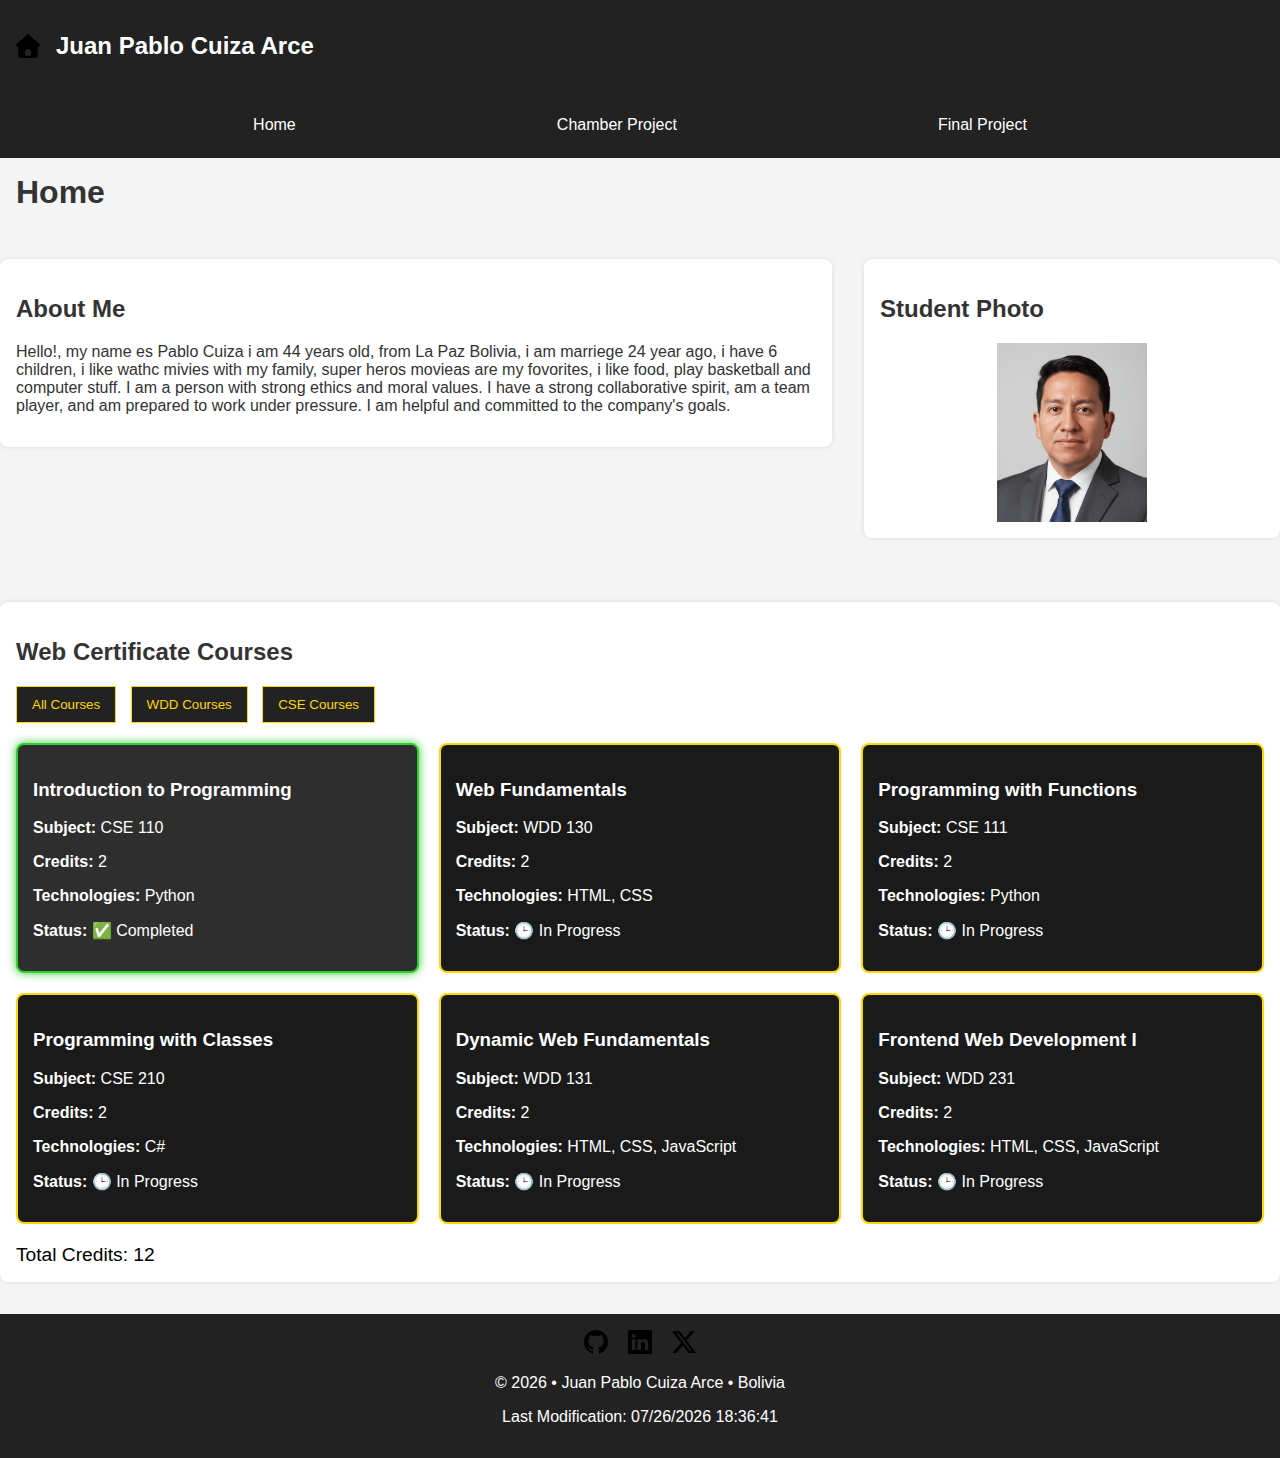
<file: index.html>
<!DOCTYPE html>
<html lang="en-US">

<head>
  <meta charset="utf-8">
  <meta name="viewport" content="width=device-width, initial-scale=1.0" />
  <meta name="description" content="Portafolio de estudiante con proyectos web y cursos completados." />
  <meta name="author" content="Juan Pablo Cuiza Arce" />
  <title>WDD231 Web Frontend</title>
  <link rel="preconnect" href="https://fonts.googleapis.com">
  <link rel="preconnect" href="https://fonts.gstatic.com" crossorigin>
  <link href="https://fonts.googleapis.com/css2?family=Roboto&display=swap" rel="stylesheet">
  <link rel="stylesheet" href="styles/styles.css" />
  <script src="scripts/script.js" defer></script>
</head>

<body>
  <header>
    <img src="images/logo.svg" alt="Site logo" class="logo" width="1" height="1" />
    <span class="site-name">Juan Pablo Cuiza Arce</span>
    <button id="menu" aria-label="menu"></button>
  </header>

  <main>
    <nav>
      <ul class="navigation">
        <li><a href="#">Home</a></li>
        <li><a href="#">Chamber Project</a></li>
        <li><a href="#">Final Project</a></li>
      </ul>
    </nav>
    <h1>Home</h1>
    <div class="profile-row">
      <section class="about">
        <h2>About Me</h2>
        <p>Hello!, my name es Pablo Cuiza i am 44 years old, from La Paz Bolivia, i am marriege 24 year ago, i have 6
          children, i like wathc mivies with my family, super heros movieas are my fovorites, i like food, play
          basketball
          and computer stuff. I am a person with strong ethics and moral values. I have a strong collaborative spirit,
          am
          a team player, and am prepared to work under pressure. I am helpful and committed to the company's goals.</p>
      </section>
      <section class="photo">
        <h2>Student Photo</h2>
        <img src="images/photo.png" alt="Student photo" class="student-img" width="150" />
      </section>
    </div>
    <section class="courses">
      <h2>Web Certificate Courses</h2>
      <div class="controls">
        <button id="btnAll">All Courses</button>
        <button id="btnWDD">WDD Courses</button>
        <button id="btnCSE">CSE Courses</button>

      </div>
      <div id="courseContainer" class="course-grid"></div>
      <div id="creditTotal" class="credit-summary"></div>

    </section>
  </main>

  <footer>
    <div class="social">
      <a href="#" ><img src="images/github.svg" alt="GitHub" /></a>
      <a href="#" ><img src="images/linkedin.svg" alt="LinkedIn" /></a>
      <a href="#"><img src="images/twitterx.svg" alt="Twitter" /></a>
    </div>
    <p>&copy; <span id="year"></span> • Juan Pablo Cuiza Arce • Bolivia</p>
    <p id="lastModified"></p>
  </footer>


</body>

</html>
</file>
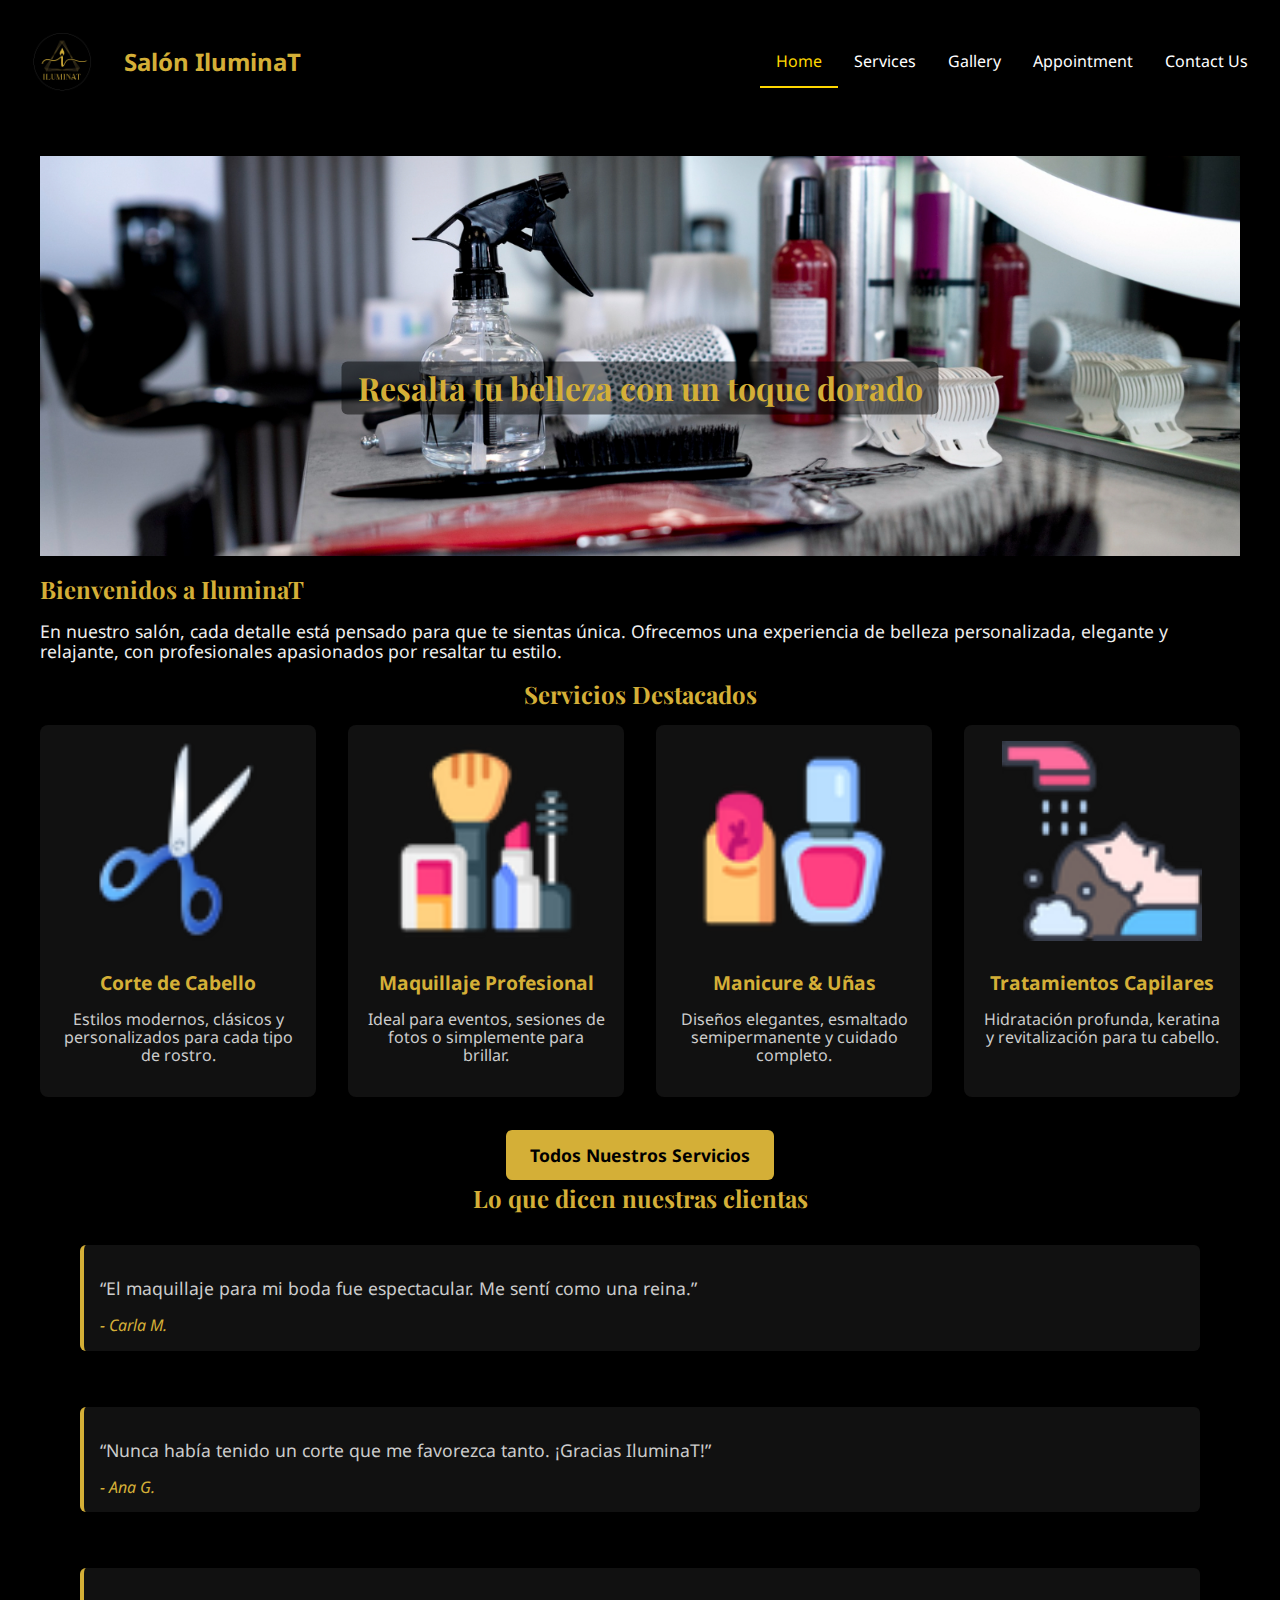
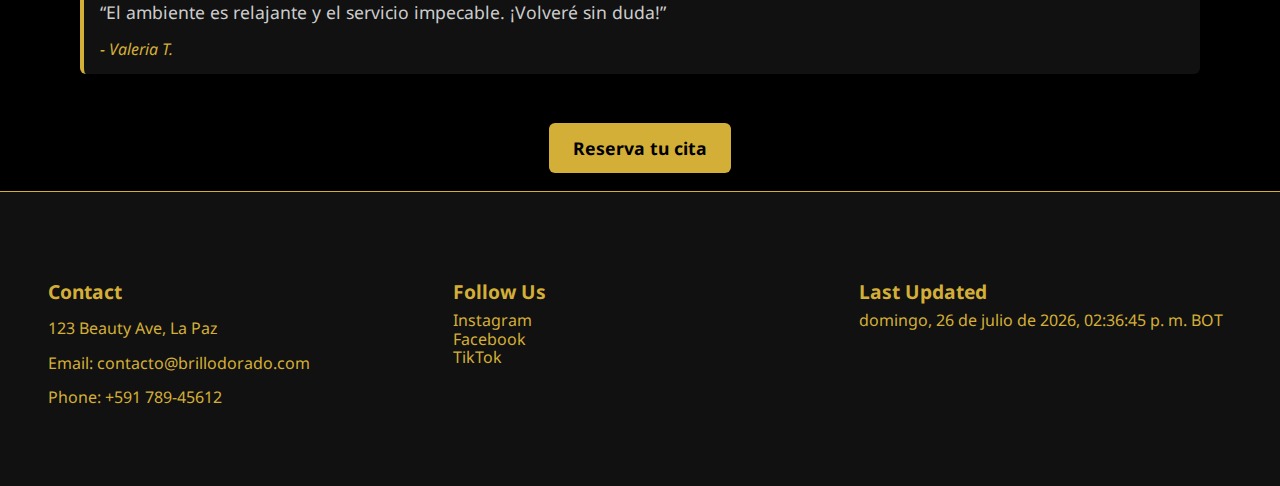
<file: finalproject/index.html>
<!DOCTYPE html>
<html lang="en-US">

<head>
  <meta charset="utf-8">
  <meta name="viewport" content="width=device-width, initial-scale=1.0">
  <title>Salon IluminaT</title>
  <meta name="description" content="hom page">
  <meta name="author" content="Juan Pablo Cuiza Arce">
  <link rel="preconnect" href="https://fonts.googleapis.com">
  <link rel="preconnect" href="https://fonts.gstatic.com" crossorigin>
  <link
    href="https://fonts.googleapis.com/css2?family=Noto+Sans:ital,wght@0,100..900;1,100..900&family=Playfair+Display:ital,wght@0,400..900;1,400..900&display=swap"
    rel="stylesheet">
  <link rel="stylesheet" href="styles/normalize.css">
  <link rel="stylesheet" href="styles/style.css">
  <script src="scripts/script.js" defer></script>
  <link rel="icon" href="images/favicon.ico">
  <!-- Facebook Open Graph Meta Tags -->
  <meta property="og:title" content="Chamber of Commerce - La Paz" />
  <meta property="og:description"
    content="We connect businesses, drive economic growth, and strengthen the entrepreneurial community of La Paz." />
  <meta property="og:image" content="https://byujupacuar.github.io/wdd231/chamber/images/favicon.ico" />
  <meta property="og:url" content="https://byujupacuar.github.io/wdd231/chamber/directory.html" />
  <meta property="og:type" content="website" />
  <meta property="og:locale" content="es_BO" />

</head>

<body>
  <header>
    <div class="title">
      <img src="images/logo.webp" alt="Site logo" class="logo" width="1" height="1" />
      <h1 id="titmenu">Salón IluminaT</h1>
      <button id="menu" aria-label="Menu"></button>
    </div>
    <nav>
      <ul class="navigation">
        <li class="active"><a href="index.html">Home</a></li>
        <li><a href="services.html">Services</a></li>
        <li><a href="galery.html">Gallery</a></li>
        <li><a href="appoint.html">Appointment</a></li>
        <li><a href="contact.html">Contact Us</a></li>

      </ul>
    </nav>
  </header>


  <main>
    <!-- Hero Section -->
    <section class="hero">
      <picture>
        <source srcset="images/hero.webp" class="hero-image" media="(min-width: 768px)">
        <img src="images/herom.webp" alt="salon m">
      </picture>
      <h1 class="hero-slogan">Resalta tu belleza con un toque dorado</h1>
    </section>

    <!-- Welcome Section -->
    <section class="welcome">
      <h2>Bienvenidos a IluminaT</h2>
      <p>En nuestro salón, cada detalle está pensado para que te sientas única. Ofrecemos una experiencia de belleza
        personalizada, elegante y relajante, con profesionales apasionados por resaltar tu estilo.</p>
    </section>

    <!-- Featured Services -->
    <section class="featured-services">
      <h2>Servicios Destacados</h2>
      <div class="services-grid">
        <div class="service-card">
          <img src="images/cortes.ico" alt="Haircut icon" />
          <h3>Corte de Cabello</h3>
          <p>Estilos modernos, clásicos y personalizados para cada tipo de rostro.</p>
        </div>
        <div class="service-card">
          <img src="images/makeup.ico" alt="Makeup icon" />
          <h3>Maquillaje Profesional</h3>
          <p>Ideal para eventos, sesiones de fotos o simplemente para brillar.</p>
        </div>
        <div class="service-card">
          <img src="images/nails.ico" alt="Nails icon" />
          <h3>Manicure & Uñas</h3>
          <p>Diseños elegantes, esmaltado semipermanente y cuidado completo.</p>
        </div>
        <div class="service-card">
          <img src="images/tratamiento.ico" alt="Hair treatment icon" />
          <h3>Tratamientos Capilares</h3>
          <p>Hidratación profunda, keratina y revitalización para tu cabello.</p>
        </div>
      </div>
      <section class="cta">
        <a href="services.html" class="cta-button">Todos Nuestros Servicios</a>
      </section>
    </section>

    <!-- Testimonials -->
    <section class="testimonials">
      <h2>Lo que dicen nuestras clientas</h2>
      <div class="testimonial-grid">
        <blockquote>
          <p>“El maquillaje para mi boda fue espectacular. Me sentí como una reina.”</p>
          <cite>- Carla M.</cite>
        </blockquote>
        <blockquote>
          <p>“Nunca había tenido un corte que me favorezca tanto. ¡Gracias IluminaT!”</p>
          <cite>- Ana G.</cite>
        </blockquote>
        <blockquote>
          <p>“El ambiente es relajante y el servicio impecable. ¡Volveré sin duda!”</p>
          <cite>- Valeria T.</cite>
        </blockquote>
      </div>
    </section>

    <!-- Call to Action -->
    <section class="cta">
      <a href="appointment.html" class="cta-button">Reserva tu cita</a>
    </section>
  </main>


  <footer>
    <div class="container footer-grid">
      <div class="footer-column">
        <h4>Contact</h4>
        <p>123 Beauty Ave, La Paz</p>
        <p>Email: contacto@brillodorado.com</p>
        <p>Phone: +591 789-45612</p>
      </div>
      <div class="footer-column">
        <h4>Follow Us</h4>
        <a href="#">Instagram</a><br />
        <a href="#">Facebook</a><br />
        <a href="#">TikTok</a>
      </div>
      <div class="footer-column">
        <h4>Last Updated</h4>
        <span id="lastUpdated"></span>
      </div>
    </div>
  </footer>
</body>

</html>
</file>
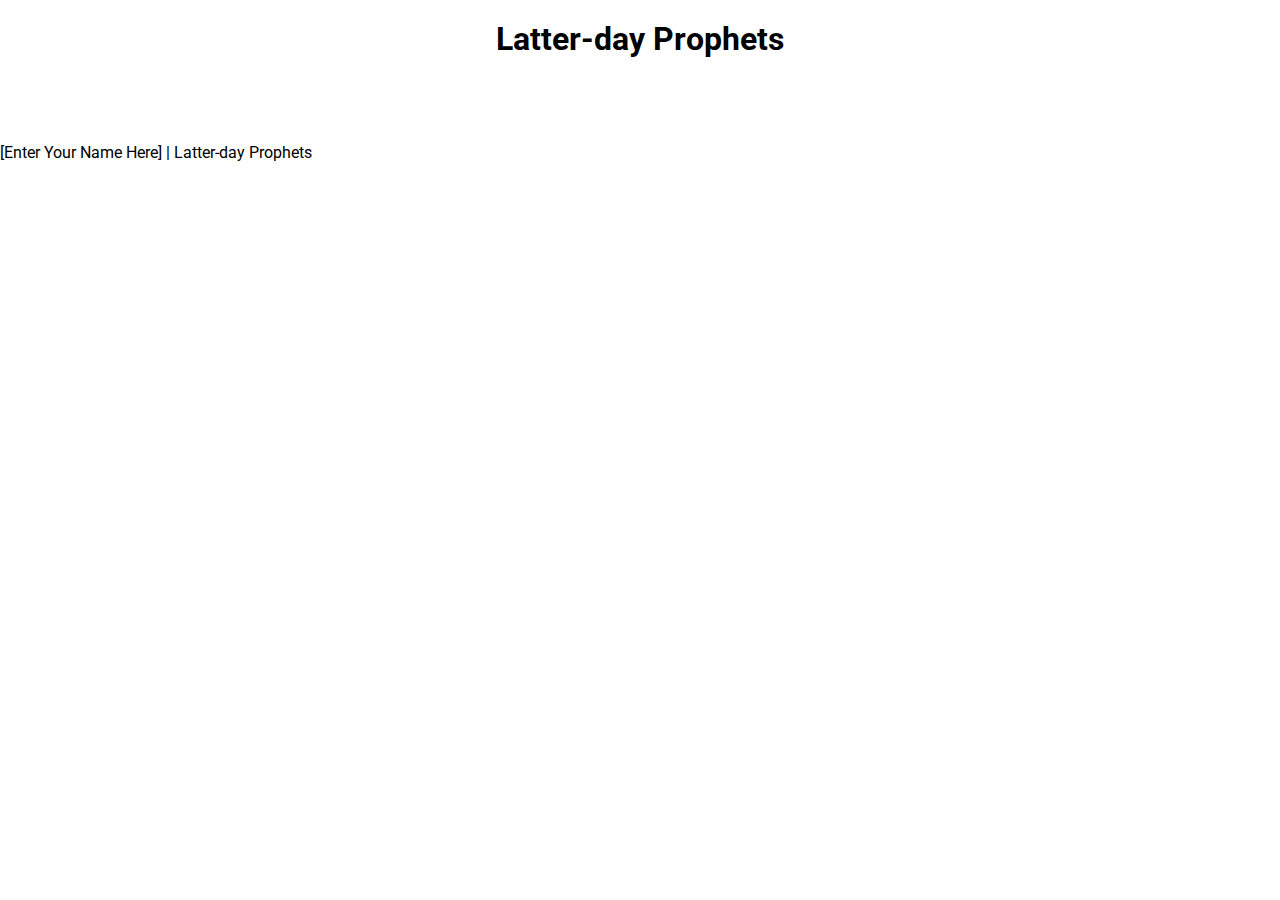
<file: prophets.html>
<!DOCTYPE html>
<html lang="en-US">

<head>
    <meta charset="utf-8">
    <meta name="viewport" content="width=device-width, initial-scale=1.0">
    <title>Chamber of Commerce</title>
    <meta name="description" content="WDD231 - Chamber of Commerce Page.">
    <meta name="author" content="Juan Pablo Cuiza Arce">
    <link rel="preconnect" href="https://fonts.googleapis.com">
    <link rel="preconnect" href="https://fonts.gstatic.com" crossorigin>
    <link href="https://fonts.googleapis.com/css2?family=Roboto&display=swap" rel="stylesheet">
    <link rel="stylesheet" href="styles/normalize.css">
    <link rel="stylesheet" href="styles/prophets.css">
    <script src="scripts/prophets.js" defer></script>
    <link rel="icon" href="images/favicon.ico">
</head>
<body>
    <header>
  <h1>Latter-day Prophets</h1>
</header>
<main>
  <div id="cards"></div>
</main>
<footer>
  [Enter Your Name Here] | Latter-day Prophets
</footer>

</body>
</html>
</file>
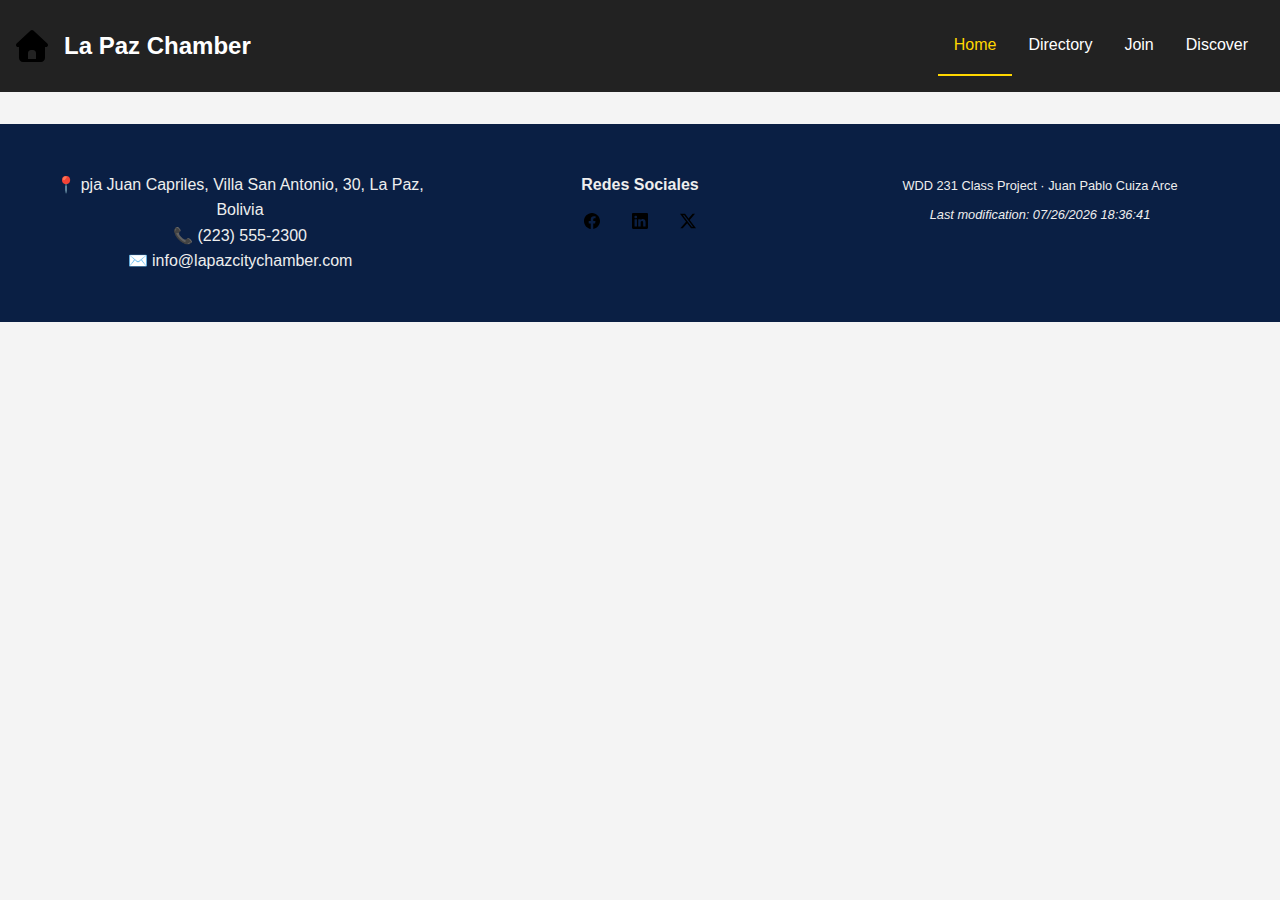
<file: chamber/discover.html>
<!DOCTYPE html>
<html lang="en-US">

<head>
    <meta charset="utf-8">
    <meta name="viewport" content="width=device-width, initial-scale=1.0">
    <title>Chamber of Commerce Directory Page</title>
    <meta name="description" content="WDD231 - Chamber of Commerce Page.">
    <meta name="author" content="Juan Pablo Cuiza Arce">
    <link rel="preconnect" href="https://fonts.googleapis.com">
    <link rel="preconnect" href="https://fonts.gstatic.com" crossorigin>
    <link href="https://fonts.googleapis.com/css2?family=Roboto&display=swap" rel="stylesheet">
    <link rel="stylesheet" href="styles/normalize.css">
    <link rel="stylesheet" href="styles/form.css">
    <link rel="icon" href="images/favicon.ico">
    <script src="scripts/script.js" defer></script>
    <!-- Facebook Open Graph Meta Tags -->
    <meta property="og:title" content="Chamber of Commerce - La Paz" />
    <meta property="og:description"
        content="We connect businesses, drive economic growth, and strengthen the entrepreneurial community of La Paz." />
    <meta property="og:image" content="https://byujupacuar.github.io/wdd231/chamber/images/favicon.ico" />
    <meta property="og:url" content="https://byujupacuar.github.io/wdd231/chamber/directory.html" />
    <meta property="og:type" content="website" />
    <meta property="og:locale" content="es_BO" />
</head>

<body>
    <header>
        <img src="images/logo.svg" alt="Site logo" class="logo" width="1" height="1" />
        <h1 id="titmenu">La Paz Chamber</h1>
        <button id="menu" aria-label="Menu"></button>
        <nav>
            <ul class="navigation">
                <li class="active"><a href="index.html">Home</a></li>
                <li><a href="#">Directory</a></li>
                <li><a href="join.html">Join</a></li>
                <li><a href="discover.html">Discover</a></li>
            </ul>
        </nav>
    </header>

    <main>

        <div id="visit-message" class="visit-message"></div>
        <section class="cards"></section>

    </main>

    <footer>

        <div class="footer-container">
            <div class="footer-column">
                <p>📍 pja Juan Capriles, Villa San Antonio, 30, La Paz, Bolivia</p>
                <p>📞 (223) 555-2300</p>
                <p>✉️ info@lapazcitychamber.com</p>
            </div>

            <div class="footer-column">
                <h4>Redes Sociales</h4>
                <div class="social-icons">
                    <a href="#"><img src="images/facebook.svg" alt="Facebook" /></a>
                    <a href="#"><img src="images/linkedin.svg" alt="LinkedIn" /></a>
                    <a href="#"><img src="images/twitterx.svg" alt="Twitter" /></a>

                </div>
            </div>

            <div class="footer-column">
                <small>WDD 231 Class Project · Juan Pablo Cuiza Arce</small><br>
                <small id="lastModified"></small>
            </div>
        </div>

    </footer>


</body>

</html>
</file>
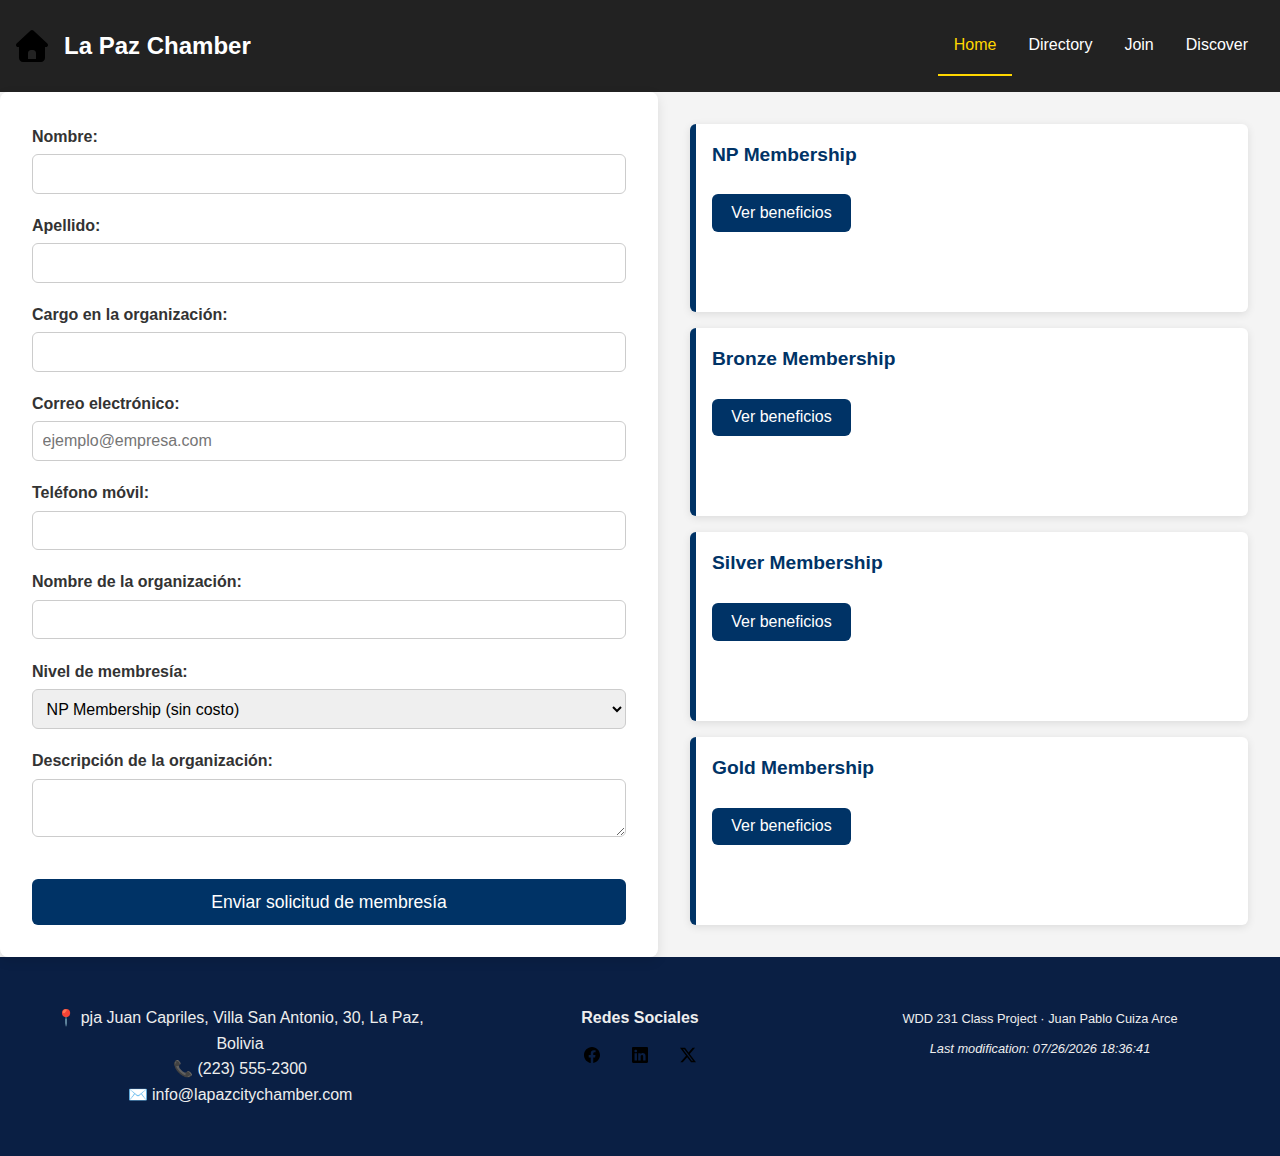
<file: chamber/join.html>
<!DOCTYPE html>
<html lang="en-US">

<head>
    <meta charset="utf-8">
    <meta name="viewport" content="width=device-width, initial-scale=1.0">
    <title>Chamber of Commerce Directory Page</title>
    <meta name="description" content="WDD231 - Chamber of Commerce Page.">
    <meta name="author" content="Juan Pablo Cuiza Arce">
    <link rel="preconnect" href="https://fonts.googleapis.com">
    <link rel="preconnect" href="https://fonts.gstatic.com" crossorigin>
    <link href="https://fonts.googleapis.com/css2?family=Roboto&display=swap" rel="stylesheet">
    <link rel="stylesheet" href="styles/normalize.css">
    <link rel="stylesheet" href="styles/form.css">
    <link rel="icon" href="images/favicon.ico">
    <script src="scripts/script.js" defer></script>
    <script src="scripts/formtimestamp.js" defer></script>
    <!-- Facebook Open Graph Meta Tags -->
    <meta property="og:title" content="Chamber of Commerce - La Paz" />
    <meta property="og:description"
        content="We connect businesses, drive economic growth, and strengthen the entrepreneurial community of La Paz." />
    <meta property="og:image" content="https://byujupacuar.github.io/wdd231/chamber/images/favicon.ico" />
    <meta property="og:url" content="https://byujupacuar.github.io/wdd231/chamber/directory.html" />
    <meta property="og:type" content="website" />
    <meta property="og:locale" content="es_BO" />
</head>

<body>
    <header>
        <img src="images/logo.svg" alt="Site logo" class="logo" width="1" height="1" />
        <h1 id="titmenu">La Paz Chamber</h1>
        <button id="menu" aria-label="Menu"></button>
        <nav>
            <ul class="navigation">
                <li class="active"><a href="index.html">Home</a></li>
                <li><a href="#">Directory</a></li>
                <li><a href="join.html">Join</a></li>
                <li><a href="discover.html">Discover</a></li>
            </ul>
        </nav>
    </header>

    <main>

        <form method="get" action="thankyou.html" class="membership-form">

            <label>
                Nombre:
                <input type="text" name="firstName" required title="Nombre del solicitante" autocomplete="given-name" />
            </label>

            <label>
                Apellido:
                <input type="text" name="lastName" required title="Apellido del solicitante"
                    autocomplete="family-name" />
            </label>

            <label>
                Cargo en la organización:
                <input type="text" name="orgTitle" title="Cargo del solicitante" autocomplete="organization-title"
                    pattern="[A-Za-z\s\-]{7,}" />
            </label>

            <label>
                Correo electrónico:
                <input type="email" name="email" required title="Correo electrónico del solicitante"
                    autocomplete="email" placeholder="ejemplo@empresa.com" />
            </label>

            <label>
                Teléfono móvil:
                <input type="tel" name="mobile" required title="Número de teléfono móvil" autocomplete="tel" />
            </label>

            <label>
                Nombre de la organización:
                <input type="text" name="organization" required title="Nombre de la empresa u organización"
                    autocomplete="organization" />
            </label>

            <label>
                Nivel de membresía:
                <select name="membershipLevel" title="Selecciona el nivel de membresía">
                    <option value="NP">NP Membership (sin costo)</option>
                    <option value="Bronze">Bronze Membership</option>
                    <option value="Silver">Silver Membership</option>
                    <option value="Gold">Gold Membership</option>
                </select>
            </label>

            <label>
                Descripción de la organización:
                <textarea name="description" title="Descripción de la empresa u organización"></textarea>
            </label>

            <input type="hidden" name="timestamp" id="timestamp" />

            <input type="submit" value="Enviar solicitud de membresía" />
        </form>

        <section class="membership-cards">
            <div class="card np-card">
                <h3>NP Membership</h3>
                <button onclick="document.getElementById('modal-np').style.display='flex'">Ver beneficios</button>
            </div>
            <div class="card bronze-card">
                <h3>Bronze Membership</h3>
                <button onclick="document.getElementById('modal-bronze').style.display='flex'">Ver beneficios</button>

            </div>
            <div class="card silver-card">
                <h3>Silver Membership</h3>
                <button onclick="document.getElementById('modal-silver').style.display='flex'">Ver beneficios</button>
            </div>
            <div class="card gold-card">
                <h3>Gold Membership</h3>
                <button onclick="document.getElementById('modal-gold').style.display='flex'">Ver beneficios</button>
            </div>
        </section>

        <!-- Modales -->
        <div id="modal-np" class="modal">
            <div class="modal-content">
                <h4>NP Membership</h4>
                <p>Acceso a eventos gratuitos, red de contactos sin costo.</p>
                <button onclick="document.getElementById('modal-np').style.display='none'">Cerrar</button>
            </div>
        </div>

        <div id="modal-bronze" class="modal">
            <div class="modal-content">
                <h4>Bronze Membership</h4>
                <p>Eventos, descuentos y promoción básica.</p>
                <button onclick="document.getElementById('modal-bronze').style.display='none'">Cerrar</button>
            </div>
        </div>

        <div id="modal-silver" class="modal">
            <div class="modal-content">
                <h4>Silver Membership</h4>
                <p>Entrenamientos, eventos premium, publicidad destacada.</p>
                <button onclick="document.getElementById('modal-silver').style.display='none'">Cerrar</button>
            </div>
        </div>

        <div id="modal-gold" class="modal">
            <div class="modal-content">
                <h4>Gold Membership</h4>
                <p>Todos los beneficios anteriores + posición destacada en la página principal.</p>
                <button onclick="document.getElementById('modal-gold').style.display='none'">Cerrar</button>
            </div>
        </div>
    </main>

    <footer>

        <div class="footer-container">
            <div class="footer-column">
                <p>📍 pja Juan Capriles, Villa San Antonio, 30, La Paz, Bolivia</p>
                <p>📞 (223) 555-2300</p>
                <p>✉️ info@lapazcitychamber.com</p>
            </div>

            <div class="footer-column">
                <h4>Redes Sociales</h4>
                <div class="social-icons">
                    <a href="#"><img src="images/facebook.svg" alt="Facebook" /></a>
                    <a href="#"><img src="images/linkedin.svg" alt="LinkedIn" /></a>
                    <a href="#"><img src="images/twitterx.svg" alt="Twitter" /></a>

                </div>
            </div>

            <div class="footer-column">
                <small>WDD 231 Class Project · Juan Pablo Cuiza Arce</small><br>
                <small id="lastModified"></small>
            </div>
        </div>
    </footer>
</body>

</html>
</file>
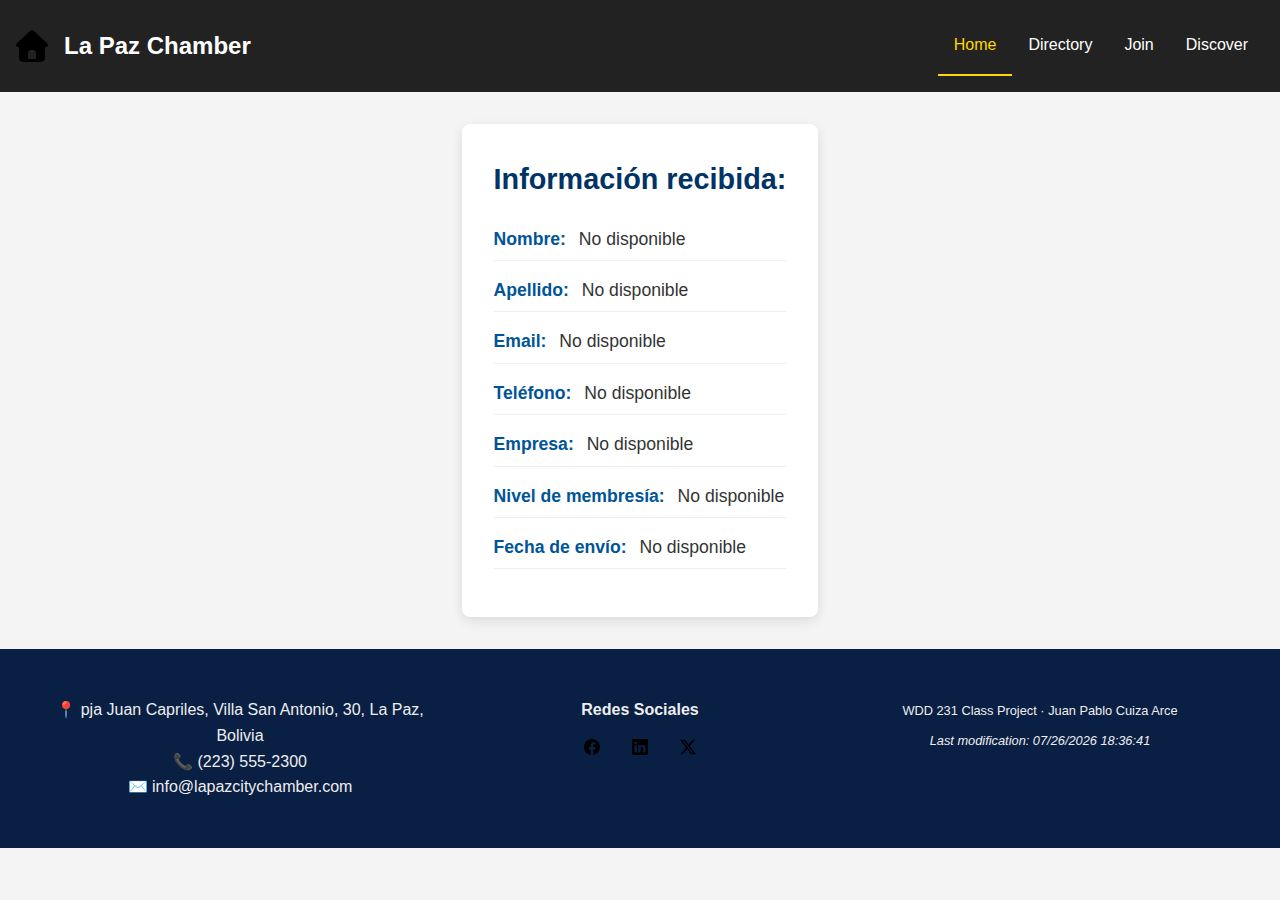
<file: chamber/thankyou.html>
<!DOCTYPE html>
<html lang="en-US">

<head>
    <meta charset="utf-8">
    <meta name="viewport" content="width=device-width, initial-scale=1.0">
    <title>Chamber of Commerce Directory Page</title>
    <meta name="description" content="WDD231 - Chamber of Commerce Page.">
    <meta name="author" content="Juan Pablo Cuiza Arce">
    <link rel="preconnect" href="https://fonts.googleapis.com">
    <link rel="preconnect" href="https://fonts.gstatic.com" crossorigin>
    <link href="https://fonts.googleapis.com/css2?family=Roboto&display=swap" rel="stylesheet">
    <link rel="stylesheet" href="styles/normalize.css">
    <link rel="stylesheet" href="styles/form.css">
    <link rel="icon" href="images/favicon.ico">
    <script src="scripts/script.js" defer></script>
    <script src="scripts/confirmation.js" defer></script>

    <!-- Facebook Open Graph Meta Tags -->
    <meta property="og:title" content="Chamber of Commerce - La Paz" />
    <meta property="og:description"
        content="We connect businesses, drive economic growth, and strengthen the entrepreneurial community of La Paz." />
    <meta property="og:image" content="https://byujupacuar.github.io/wdd231/chamber/images/favicon.ico" />
    <meta property="og:url" content="https://byujupacuar.github.io/wdd231/chamber/directory.html" />
    <meta property="og:type" content="website" />
    <meta property="og:locale" content="es_BO" />
</head>

<body>
    <header>
        <img src="images/logo.svg" alt="Site logo" class="logo" width="1" height="1" />
        <h1 id="titmenu">La Paz Chamber</h1>
        <button id="menu" aria-label="Menu"></button>
        <nav>
            <ul class="navigation">
                <li class="active"><a href="#">Home</a></li>
                <li><a href="#">Directory</a></li>
                <li><a href="#">Join</a></li>
                <li><a href="#">Discover</a></li>
            </ul>
        </nav>
    </header>

    <main>
        <section class="confirmation">
            <h2>Información recibida:</h2>
            <ul>
               
            </ul>
        </section>


    </main>

    <footer>

        <div class="footer-container">
            <div class="footer-column">
                <p>📍 pja Juan Capriles, Villa San Antonio, 30, La Paz, Bolivia</p>
                <p>📞 (223) 555-2300</p>
                <p>✉️ info@lapazcitychamber.com</p>
            </div>

            <div class="footer-column">
                <h4>Redes Sociales</h4>
                <div class="social-icons">
                    <a href="#"><img src="images/facebook.svg" alt="Facebook" /></a>
                    <a href="#"><img src="images/linkedin.svg" alt="LinkedIn" /></a>
                    <a href="#"><img src="images/twitterx.svg" alt="Twitter" /></a>

                </div>
            </div>

            <div class="footer-column">
                <small>WDD 231 Class Project · Juan Pablo Cuiza Arce</small><br>
                <small id="lastModified"></small>
            </div>
        </div>

    </footer>


</body>

</html>
</file>
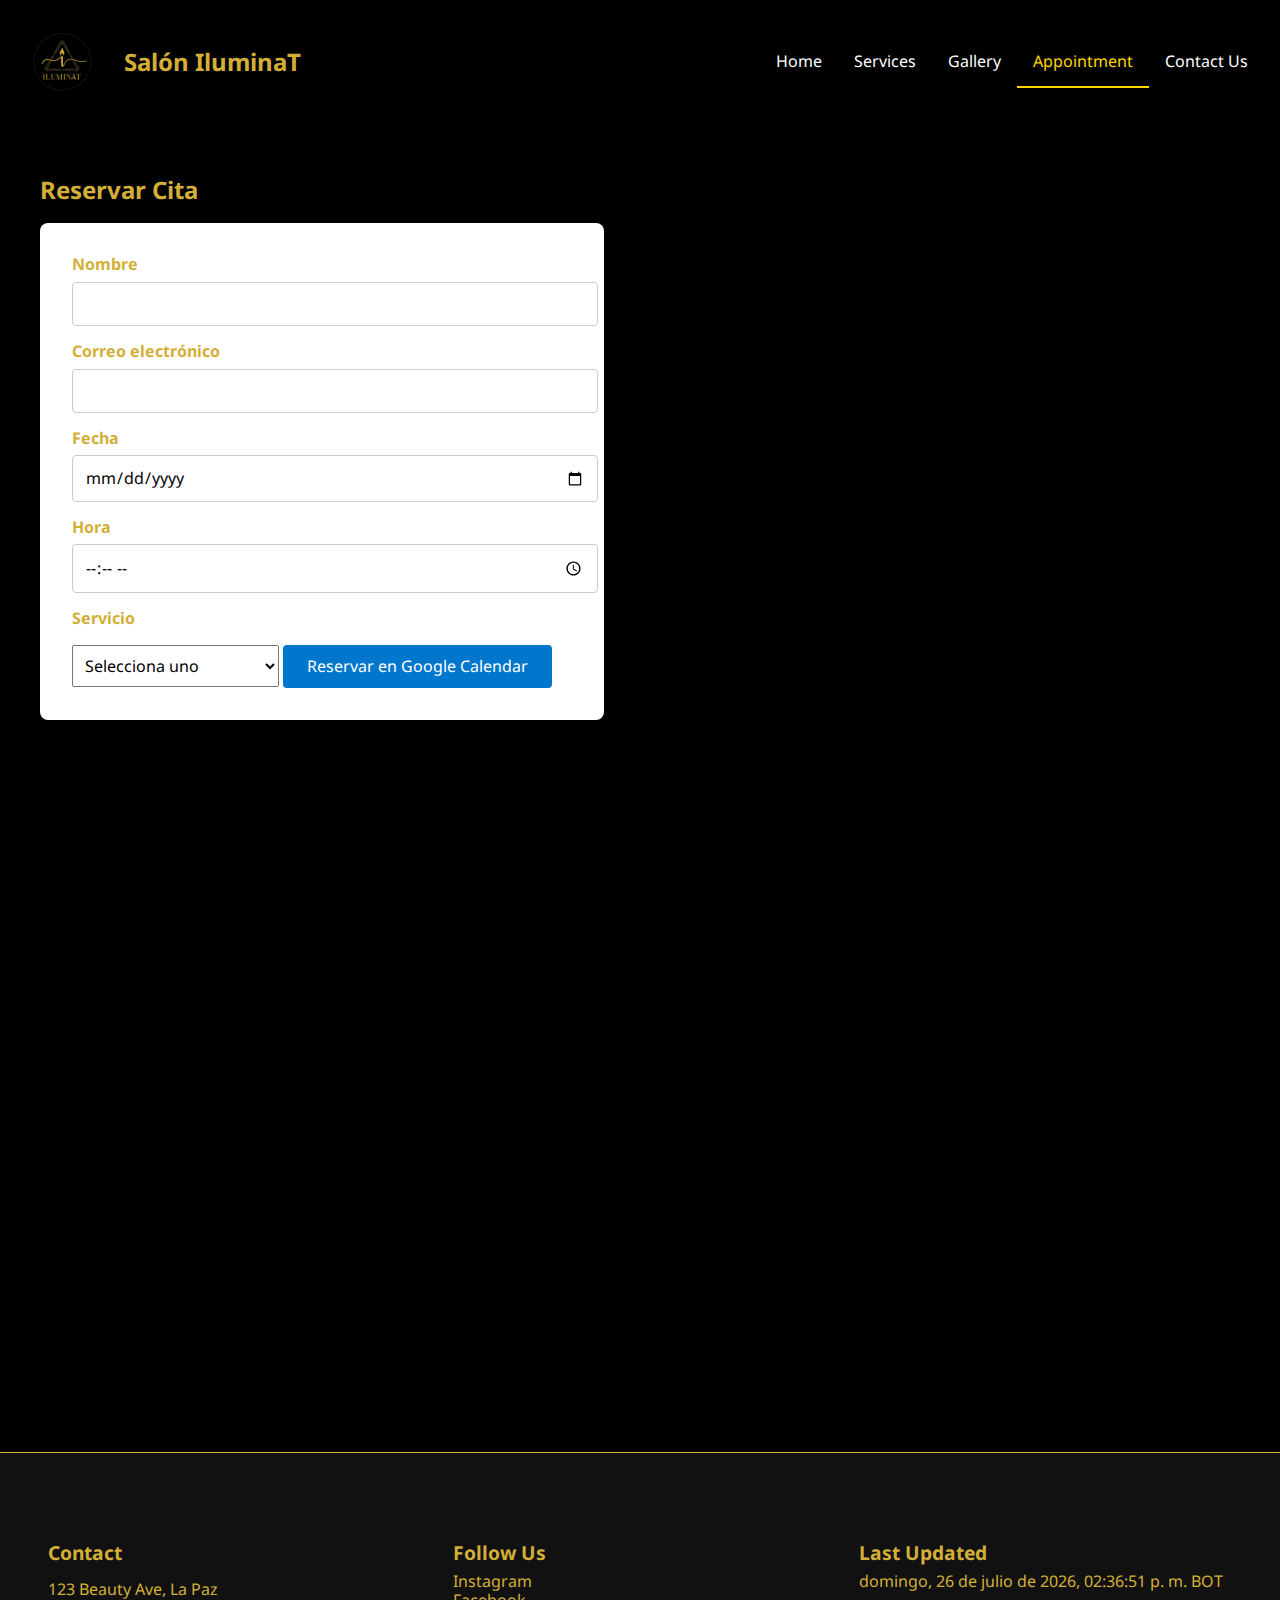
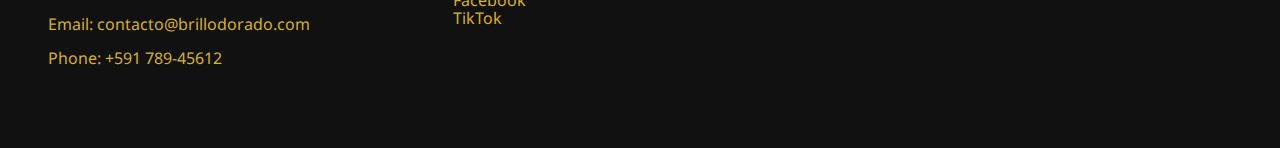
<file: finalproject/appoint.html>
<!DOCTYPE html>
<html lang="en-US">

<head>
  <meta charset="utf-8">
  <meta name="viewport" content="width=device-width, initial-scale=1.0">
  <title>Salon IluminaT</title>
  <meta name="description" content="hom page">
  <meta name="author" content="Juan Pablo Cuiza Arce">
  <link rel="preconnect" href="https://fonts.googleapis.com">
  <link rel="preconnect" href="https://fonts.gstatic.com" crossorigin>
  <link
    href="https://fonts.googleapis.com/css2?family=Noto+Sans:ital,wght@0,100..900;1,100..900&family=Playfair+Display:ital,wght@0,400..900;1,400..900&display=swap"
    rel="stylesheet">
  <link rel="stylesheet" href="styles/normalize.css">
  <link rel="stylesheet" href="styles/style.css">
  <script src="scripts/script.js" defer></script>
  <script src="scripts/appoints.js" defer></script>
  <link rel="icon" href="images/favicon.ico">
  <!-- Facebook Open Graph Meta Tags -->
  <meta property="og:title" content="Chamber of Commerce - La Paz" />
  <meta property="og:description"
    content="We connect businesses, drive economic growth, and strengthen the entrepreneurial community of La Paz." />
  <meta property="og:image" content="https://byujupacuar.github.io/wdd231/chamber/images/favicon.ico" />
  <meta property="og:url" content="https://byujupacuar.github.io/wdd231/chamber/directory.html" />
  <meta property="og:type" content="website" />
  <meta property="og:locale" content="es_BO" />

</head>

<body>
  <header>
    <div class="title">
      <img src="images/logo.webp" alt="Site logo" class="logo" width="1" height="1" />
      <h1 id="titmenu">Salón IluminaT</h1>
      <button id="menu" aria-label="Menu"></button>
    </div>
    <nav>
      <ul class="navigation">
        <li class="active"><a href="index.html">Home</a></li>
        <li><a href="services.html">Services</a></li>
        <li><a href="galery.html">Gallery</a></li>
        <li><a href="appoint.html">Appointment</a></li>
        <li><a href="contact.html">Contact Us</a></li>

      </ul>
    </nav>
  </header>


  <main>
    <h2>Reservar Cita</h2>
  <form id="appointmentForm">
    <label for="name">Nombre</label>
    <input type="text" id="name" required />

    <label for="email">Correo electrónico</label>
    <input type="email" id="email" required />

    <label for="date">Fecha</label>
    <input type="date" id="date" required />

    <label for="time">Hora</label>
    <input type="time" id="time" required />

    <label for="service">Servicio</label>
    <select id="service" required>
      <option value="">Selecciona uno</option>
      <option value="Maquillaje profesional">Maquillaje profesional</option>
      <option value="Peinado">Peinado</option>
      <option value="Tratamiento facial">Tratamiento facial</option>
    </select>

    <button type="submit">Reservar en Google Calendar</button>
  </form>
<script src="https://apis.google.com/js/api.js"></script>


<!-- Calendly inline widget begin -->
<div class="calendly-inline-widget" data-url="https://calendly.com/jupacuar/citas" style="min-width:320px;height:700px;"></div>
<script type="text/javascript" src="https://assets.calendly.com/assets/external/widget.js" async></script>
<!-- Calendly inline widget end -->
  </main>


  <footer>
    <div class="container footer-grid">
      <div class="footer-column">
        <h4>Contact</h4>
        <p>123 Beauty Ave, La Paz</p>
        <p>Email: contacto@brillodorado.com</p>
        <p>Phone: +591 789-45612</p>
      </div>
      <div class="footer-column">
        <h4>Follow Us</h4>
        <a href="#">Instagram</a><br />
        <a href="#">Facebook</a><br />
        <a href="#">TikTok</a>
      </div>
      <div class="footer-column">
        <h4>Last Updated</h4>
        <span id="lastUpdated"></span>
      </div>
    </div>
  </footer>
</body>

</html>
</file>
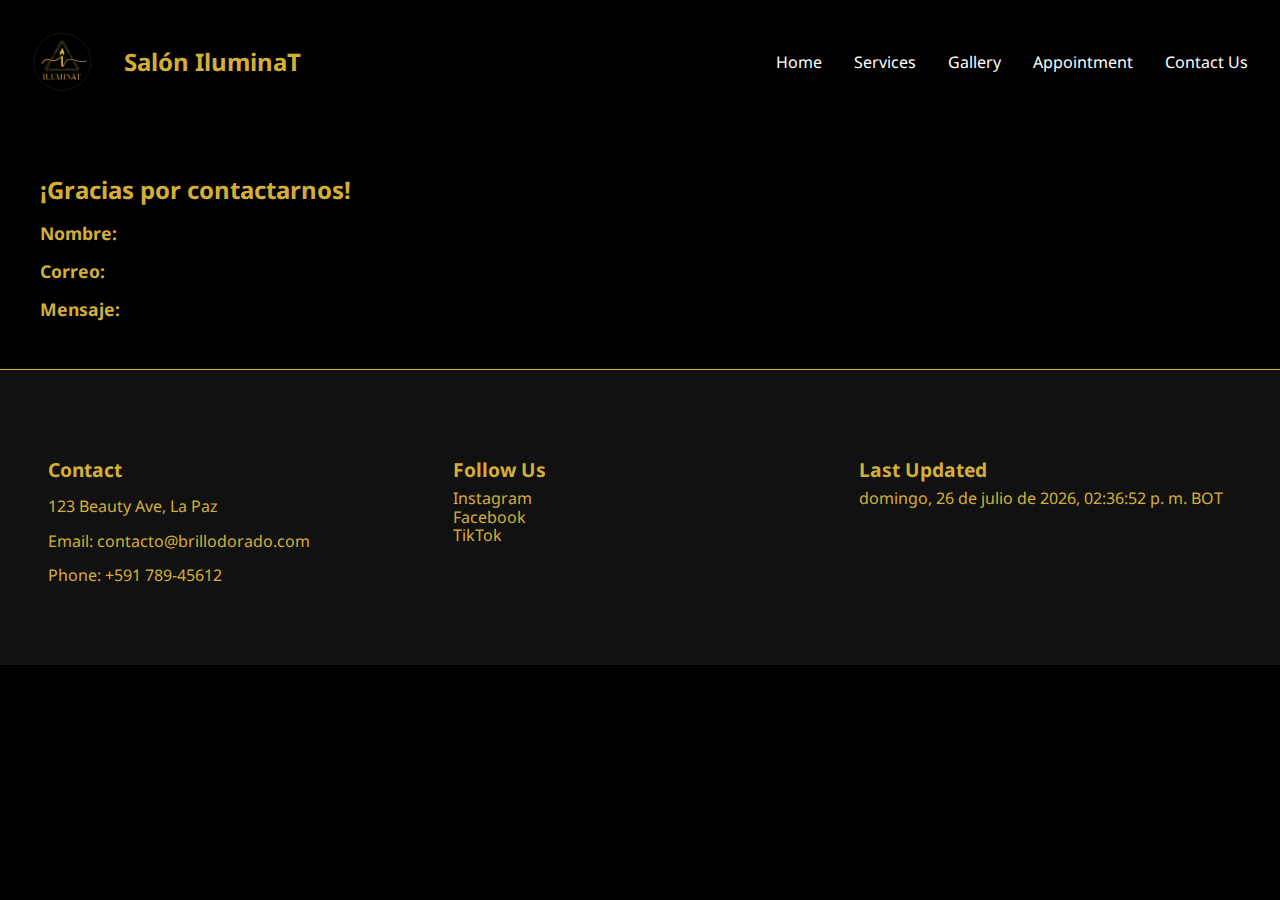
<file: finalproject/confirmation.html>
<!DOCTYPE html>
<html lang="en-US">

<head>
  <meta charset="utf-8">
  <meta name="viewport" content="width=device-width, initial-scale=1.0">
  <title>Salon IluminaT</title>
  <meta name="description" content="hom page">
  <meta name="author" content="Juan Pablo Cuiza Arce">
  <link rel="preconnect" href="https://fonts.googleapis.com">
  <link rel="preconnect" href="https://fonts.gstatic.com" crossorigin>
  <link
    href="https://fonts.googleapis.com/css2?family=Noto+Sans:ital,wght@0,100..900;1,100..900&family=Playfair+Display:ital,wght@0,400..900;1,400..900&display=swap"
    rel="stylesheet">
  <link rel="stylesheet" href="styles/normalize.css">
  <link rel="stylesheet" href="styles/style.css">
  <script src="scripts/script.js" defer></script>
  <link rel="icon" href="images/favicon.ico">
  <!-- Facebook Open Graph Meta Tags -->
  <meta property="og:title" content="Chamber of Commerce - La Paz" />
  <meta property="og:description"
    content="We connect businesses, drive economic growth, and strengthen the entrepreneurial community of La Paz." />
  <meta property="og:image" content="https://byujupacuar.github.io/wdd231/chamber/images/favicon.ico" />
  <meta property="og:url" content="https://byujupacuar.github.io/wdd231/chamber/directory.html" />
  <meta property="og:type" content="website" />
  <meta property="og:locale" content="es_BO" />

</head>

<body>
  <header>
    <div class="title">
      <img src="images/logo.webp" alt="Site logo" class="logo" width="1" height="1" />
      <h1 id="titmenu">Salón IluminaT</h1>
      <button id="menu" aria-label="Menu"></button>
    </div>
    <nav>
      <ul class="navigation">
        <li class="active"><a href="#">Home</a></li>
        <li><a href="#">Services</a></li>
        <li><a href="#">Gallery</a></li>
        <li><a href="#">Appointment</a></li>
        <li><a href="#">Contact Us</a></li>

      </ul>
    </nav>
  </header>


  <main>
      <div class="card">
    <h2>¡Gracias por contactarnos!</h2>
    <p><strong>Nombre:</strong> <span id="name"></span></p>
    <p><strong>Correo:</strong> <span id="email"></span></p>
    <p><strong>Mensaje:</strong></p>
    <p id="message"></p>
  </div>


  </main>


  <footer>
    <div class="container footer-grid">
      <div class="footer-column">
        <h4>Contact</h4>
        <p>123 Beauty Ave, La Paz</p>
        <p>Email: contacto@brillodorado.com</p>
        <p>Phone: +591 789-45612</p>
      </div>
      <div class="footer-column">
        <h4>Follow Us</h4>
        <a href="#">Instagram</a><br />
        <a href="#">Facebook</a><br />
        <a href="#">TikTok</a>
      </div>
      <div class="footer-column">
        <h4>Last Updated</h4>
        <span id="lastUpdated"></span>
      </div>
    </div>
  </footer>
    <script>
    document.getElementById("name").textContent = localStorage.getItem("contactName");
    document.getElementById("email").textContent = localStorage.getItem("contactEmail");
    document.getElementById("message").textContent = localStorage.getItem("contactMessage");
  </script>

</body>

</html>
</file>
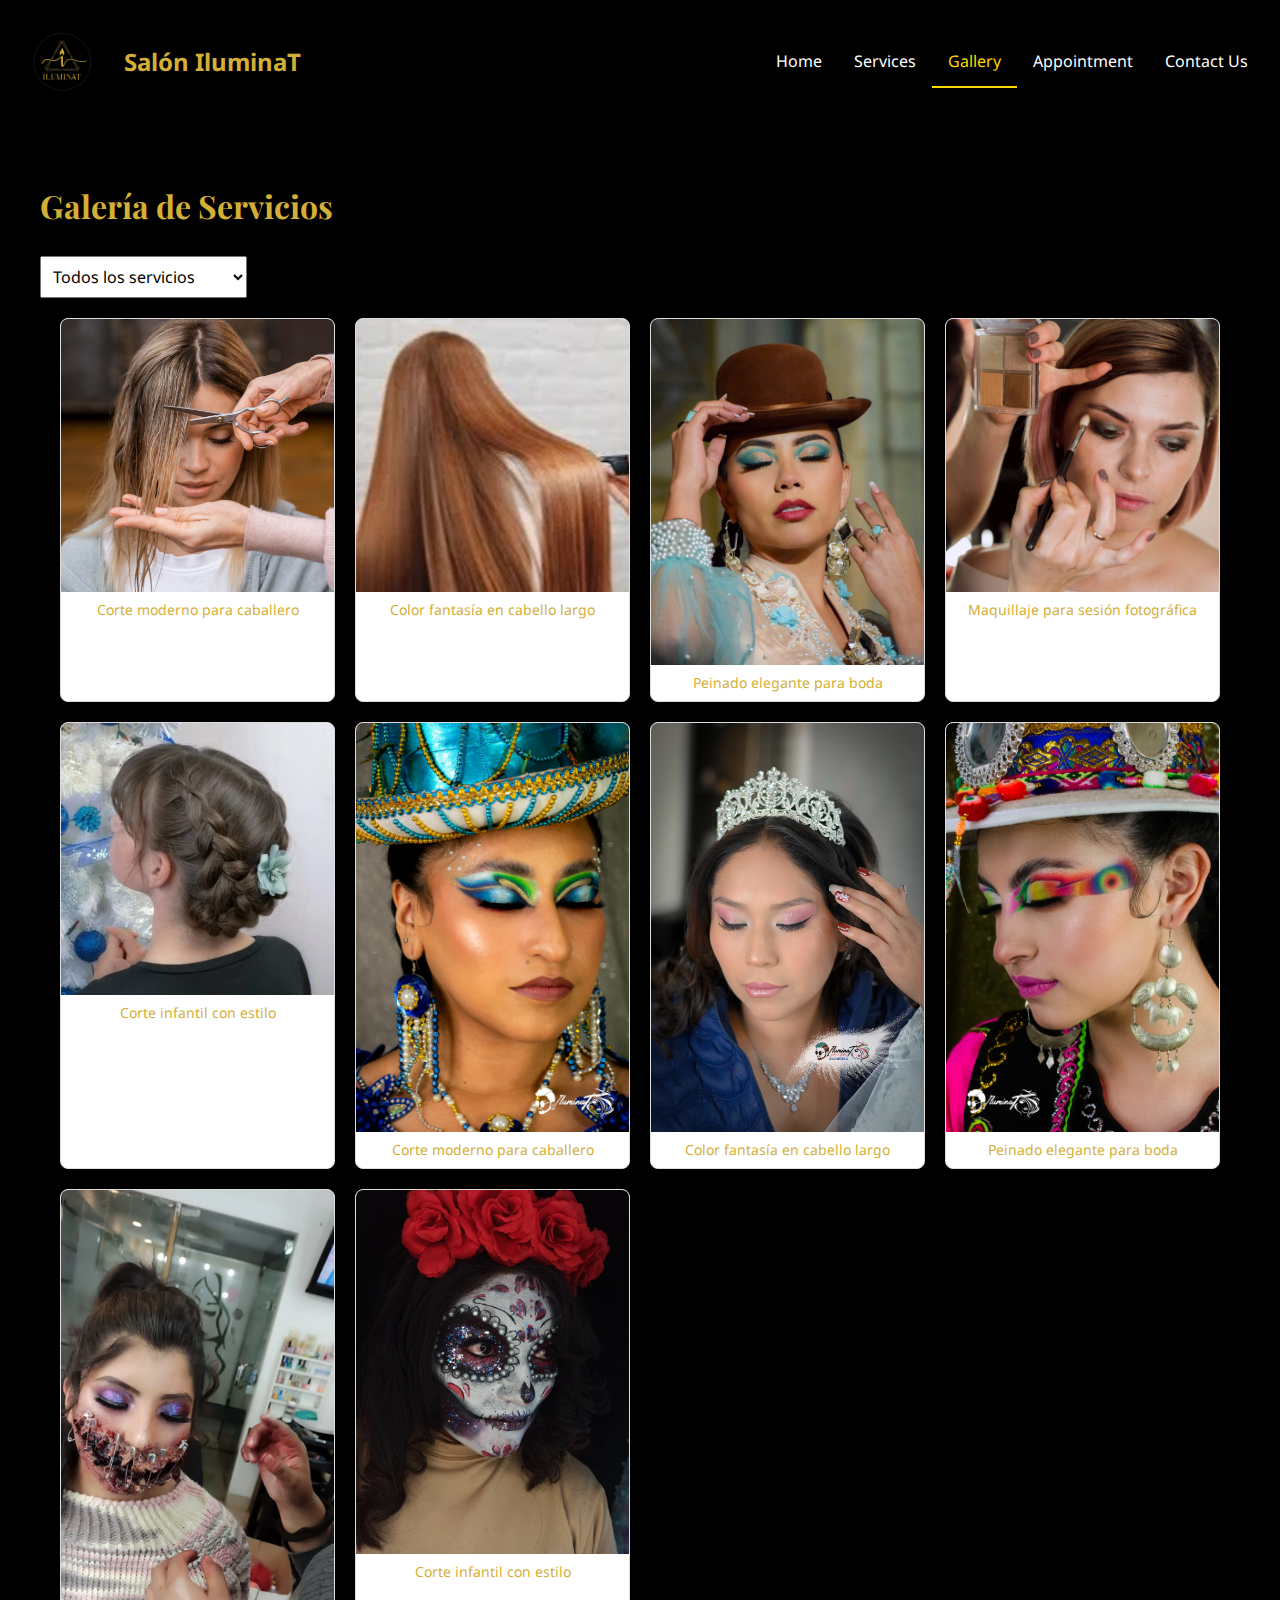
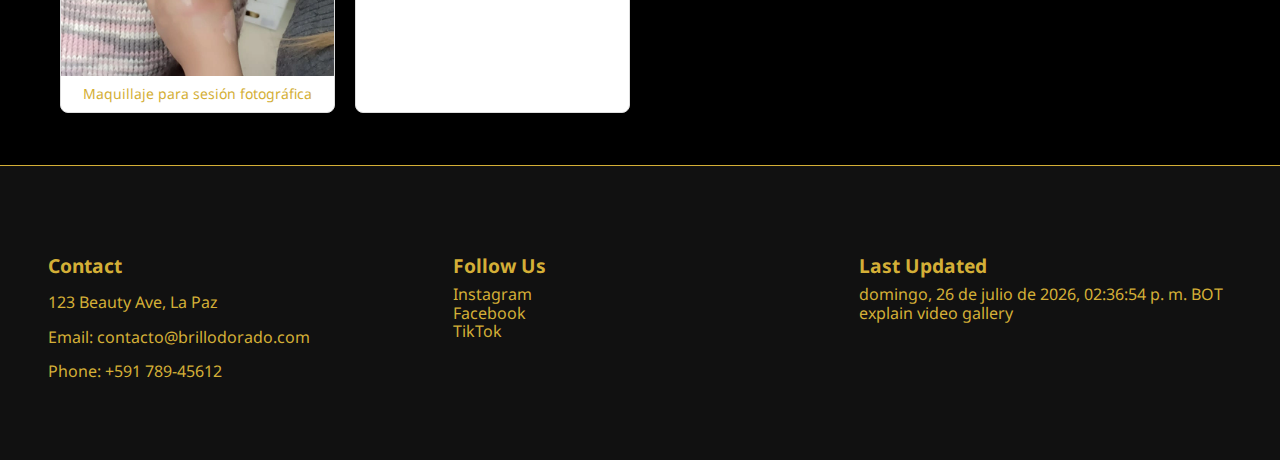
<file: finalproject/galery.html>
<!DOCTYPE html>
<html lang="en-US">

<head>
  <meta charset="utf-8">
  <meta name="viewport" content="width=device-width, initial-scale=1.0">
  <title>Salon IluminaT</title>
  <meta name="description" content="hom page">
  <meta name="author" content="Juan Pablo Cuiza Arce">
  <link rel="preconnect" href="https://fonts.googleapis.com">
  <link rel="preconnect" href="https://fonts.gstatic.com" crossorigin>
  <link
    href="https://fonts.googleapis.com/css2?family=Noto+Sans:ital,wght@0,100..900;1,100..900&family=Playfair+Display:ital,wght@0,400..900;1,400..900&display=swap"
    rel="stylesheet">
  <link rel="stylesheet" href="styles/normalize.css">
  <link rel="stylesheet" href="styles/style.css">
  <script src="scripts/script.js" defer></script>
  <script src="scripts/galery.js" defer></script>
  <link rel="icon" href="images/favicon.ico">
  <!-- Facebook Open Graph Meta Tags -->
  <meta property="og:title" content="Chamber of Commerce - La Paz" />
  <meta property="og:description"
    content="We connect businesses, drive economic growth, and strengthen the entrepreneurial community of La Paz." />
  <meta property="og:image" content="https://byujupacuar.github.io/wdd231/chamber/images/favicon.ico" />
  <meta property="og:url" content="https://byujupacuar.github.io/wdd231/chamber/directory.html" />
  <meta property="og:type" content="website" />
  <meta property="og:locale" content="es_BO" />

</head>

<body>
  <header>
    <div class="title">
      <img src="images/logo.webp" alt="Site logo" class="logo" width="1" height="1" />
      <h1 id="titmenu">Salón IluminaT</h1>
      <button id="menu" aria-label="Menu"></button>
    </div>
    <nav>
      <ul class="navigation">
        <li class="active"><a href="index.html">Home</a></li>
        <li><a href="services.html">Services</a></li>
        <li><a href="galery.html">Gallery</a></li>
        <li><a href="appoint.html">Appointment</a></li>
        <li><a href="contact.html">Contact Us</a></li>

      </ul>
    </nav>
    
  </header>



  <main>
    <h1>Galería de Servicios</h1>
    <select id="serviceFilter">
      <option value="all">Todos los servicios</option>
    </select>
     <main id="galleryContainer" class="gallery"></main>

  </main>


  <footer>
    <div class="container footer-grid">
      <div class="footer-column">
        <h4>Contact</h4>
        <p>123 Beauty Ave, La Paz</p>
        <p>Email: contacto@brillodorado.com</p>
        <p>Phone: +591 789-45612</p>
      </div>
      <div class="footer-column">
        <h4>Follow Us</h4>
        <a href="#">Instagram</a><br />
        <a href="#">Facebook</a><br />
        <a href="#">TikTok</a>
      </div>
      <div class="footer-column">
        <h4>Last Updated</h4>
        <span id="lastUpdated"></span>
        <a href="//www.loom.com/share/d107fc47581442fa81fb31ea51fc9a9d?sid=f9619815-735f-4b6e-9dca-cf70269cc41d">explain video gallery</a>
      </div>
    </div>
  </footer>
</body>

</html>
</file>
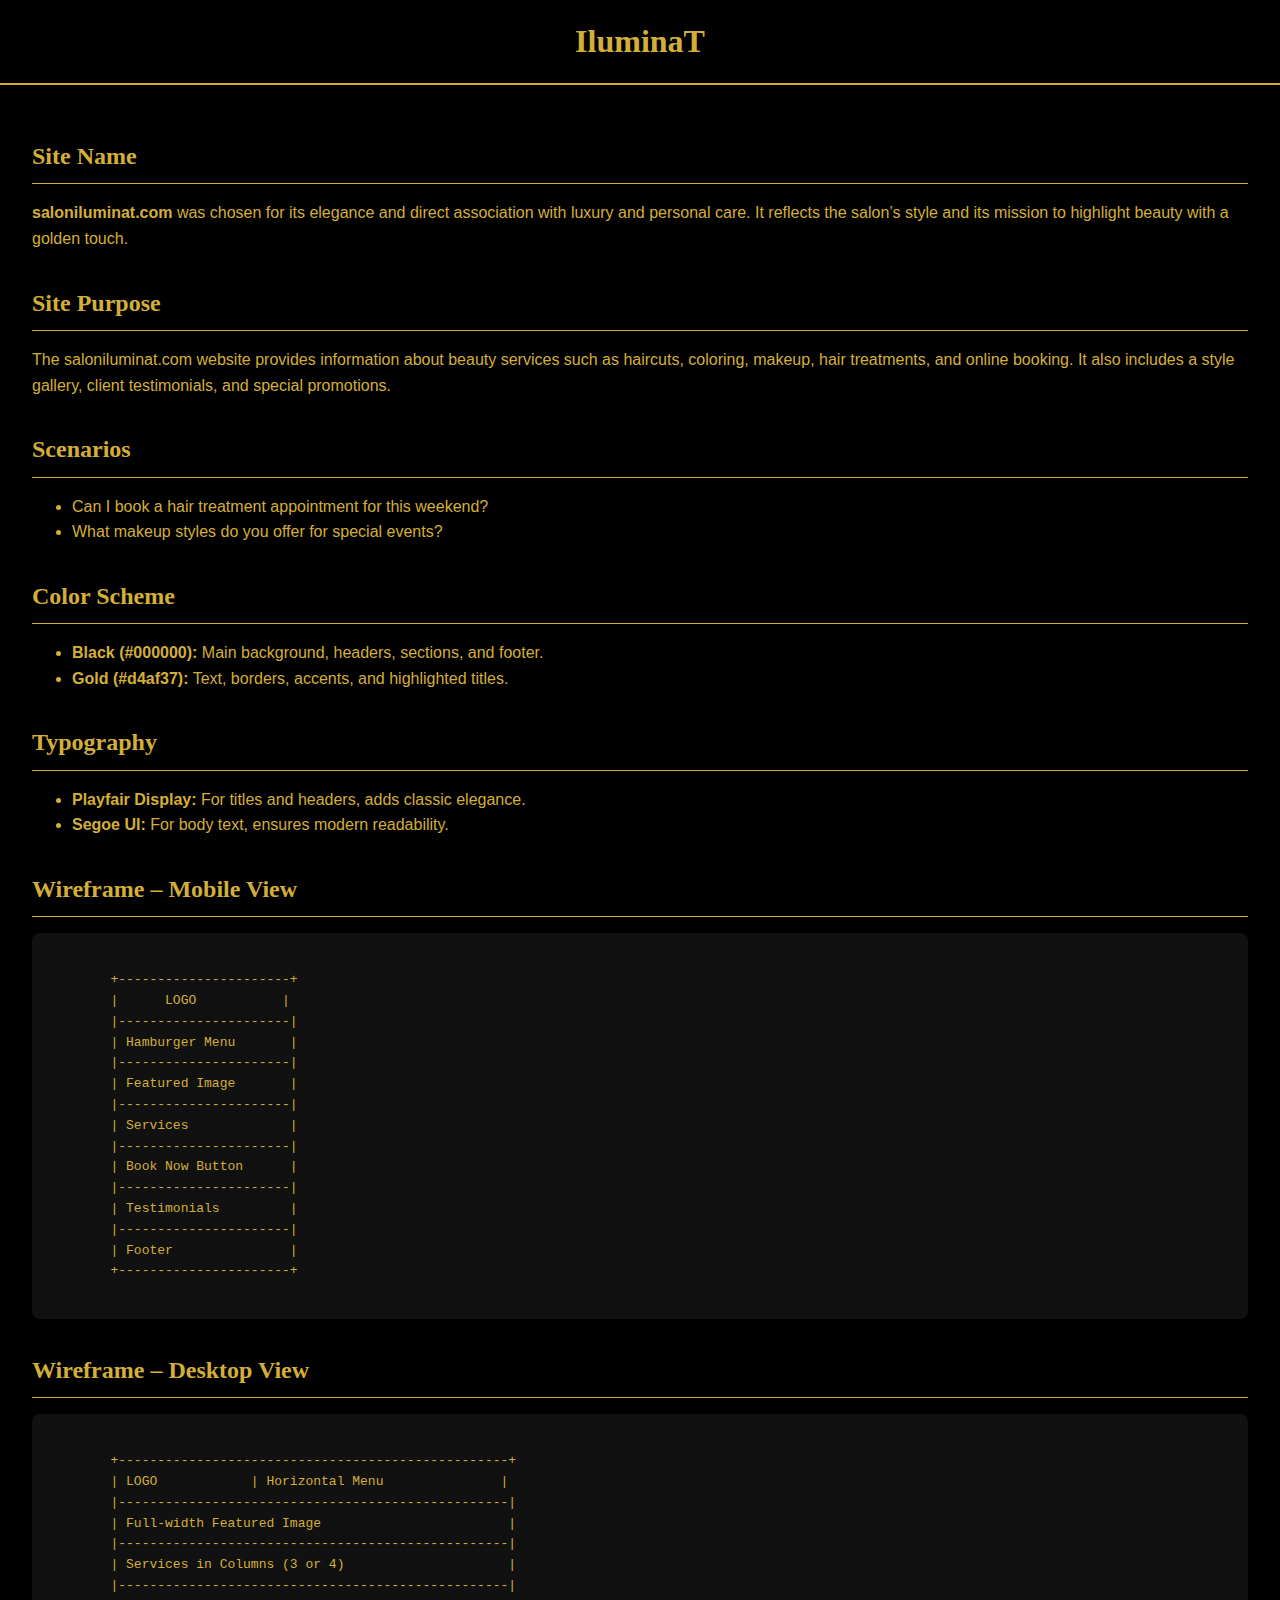
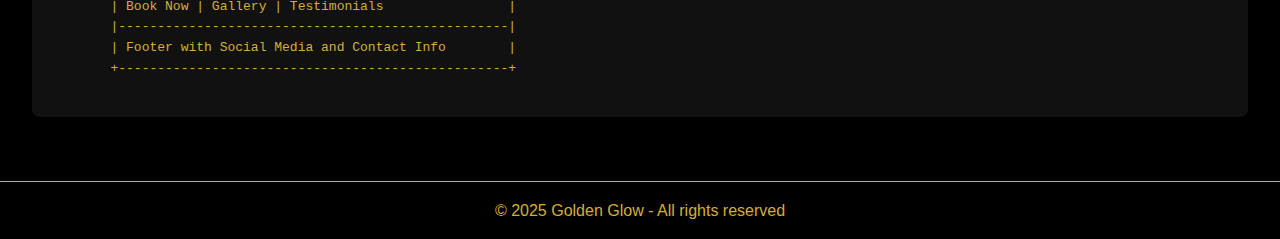
<file: project/siteplan.html>
<!DOCTYPE html>
<html lang="en">
<head>
  <meta charset="        UTF-8" />
  <meta name="viewport" content="width=device-width, initial-scale=1.0" />
  <title>iluminaT</title>
  <style>
    body {
      font-family: 'Segoe UI', sans-serif;
      background-color: #000;
      color: #d4af37;
      margin: 0;
      padding: 0;
      line-height: 1.6;
    }

    header {
      background-color: #000;
      padding: 1rem;
      text-align: center;
      border-bottom: 2px solid #d4af37;
    }

    header h1 {
      font-family: 'Playfair Display', serif;
      font-size: 2rem;
      margin: 0;
      color: #d4af37;
    }

    main {
      padding: 2rem;
    }

    section {
      margin-bottom: 2rem;
    }

    h2 {
      font-family: 'Playfair Display', serif;
      font-size: 1.5rem;
      border-bottom: 1px solid #d4af37;
      padding-bottom: 0.5rem;
      margin-bottom: 1rem;
    }

    p {
      font-size: 1rem;
    }

    .wireframes {
      background-color: #111;
      padding: 1rem;
      border-radius: 8px;
      font-family: monospace;
      white-space: pre-wrap;
    }

    footer {
      background-color: #000;
      color: #d4af37;
      text-align: center;
      padding: 1rem;
      border-top: 1px solid #d4af37;
    }
  </style>
</head>
<body>
  <header>
    <h1>IluminaT</h1>
  </header>

  <main>
    <section>
      <h2>Site Name</h2>
      <p><strong>saloniluminat.com</strong> was chosen for its elegance and direct association with luxury and personal care. It reflects the salon’s style and its mission to highlight beauty with a golden touch.</p>
    </section>

    <section>
      <h2>Site Purpose</h2>
      <p>The saloniluminat.com website provides information about beauty services such as haircuts, coloring, makeup, hair treatments, and online booking. It also includes a style gallery, client testimonials, and special promotions.</p>
    </section>

    <section>
      <h2>Scenarios</h2>
      <ul>
        <li>Can I book a hair treatment appointment for this weekend?</li>
        <li>What makeup styles do you offer for special events?</li>
      </ul>
    </section>

    <section>
      <h2>Color Scheme</h2>
      <ul>
        <li><strong>Black (#000000):</strong> Main background, headers, sections, and footer.</li>
        <li><strong>Gold (#d4af37):</strong> Text, borders, accents, and highlighted titles.</li>
      </ul>
    </section>

    <section>
      <h2>Typography</h2>
      <ul>
        <li><strong>Playfair Display:</strong> For titles and headers, adds classic elegance.</li>
        <li><strong>Segoe UI:</strong> For body text, ensures modern readability.</li>
      </ul>
    </section>

    <section>
      <h2>Wireframe – Mobile View</h2>
      <div class="wireframes">
        +----------------------+
        |      LOGO           |
        |----------------------|
        | Hamburger Menu       |
        |----------------------|
        | Featured Image       |
        |----------------------|
        | Services             |
        |----------------------|
        | Book Now Button      |
        |----------------------|
        | Testimonials         |
        |----------------------|
        | Footer               |
        +----------------------+
      </div>
    </section>

    <section>
      <h2>Wireframe – Desktop View</h2>
      <div class="wireframes">
        +--------------------------------------------------+
        | LOGO            | Horizontal Menu               |
        |--------------------------------------------------|
        | Full-width Featured Image                        |
        |--------------------------------------------------|
        | Services in Columns (3 or 4)                     |
        |--------------------------------------------------|
        | Book Now | Gallery | Testimonials                |
        |--------------------------------------------------|
        | Footer with Social Media and Contact Info        |
        +--------------------------------------------------+
      </div>
    </section>
  </main>

  <footer>
    &copy; 2025 Golden Glow - All rights reserved
  </footer>
</body>
</html>
</file>
<file: styles/styles.css>
/* Google Font */
body {
  font-family: 'Montserrat', sans-serif;
  margin: 0;
  padding: 0;
  background: #f4f4f4;
  color: #333;
}

/* Header */
header {
  display: grid;
  grid-template-columns: 24px auto 44px;
  align-items: center;
  padding: 1rem;
  background: #222;
  color: white;

}

.logo-name {
  display: flex;
  align-items: center;
  gap: 0.5rem;
}

.logo {
  width: 24px;
  height: auto;
}

.site-name {
  font-size: 1.5rem;
  font-weight: bold;
  padding: 1rem;
}

#menu {
  display: block;
  font-size: 2rem;
  background: none;
  border: none;
  color: white;
}
#menu::before {
    content: "\2630";
}

#menu.open::before {
    content: "\00D7";
}

nav ul {
  display: flex;
  margin: 0;
  padding: 1rem;
  gap: 1rem;
  list-style: none;
  background: #222;
  
}

nav a {
  color: rgb(0, 0, 0);
  text-decoration: none;
  padding: 0.5rem;
  color: white;
   
}

nav a:hover {
  background: #444;
  border-radius: 5px;
 
}

/* Main */
main {
  padding: 0;
}

h1 {
  text-align: left;
  padding: 1rem;
  margin: 0;

}
 .navigation{
    display: none;
    flex-direction: column;
    justify-content: space-evenly;
    list-style: none;
    
 }
.navigation.open {
  display: flex;
}

section {
  margin-bottom: 2rem;
  padding: 1rem;
  background: white;
  border-radius: 8px;
  box-shadow: 0 0 5px rgba(0,0,0,0.1);
}

.profile-row {
  display: flex;
  flex-direction: column;
          
}

.student-img {
  max-width: 100%;
  height: auto;
  display: block;
  margin: 0 auto;
}

/* Courses */
.filters {
  display: flex;
  gap: 1rem;
  margin: 1rem 0;
}

.filters button {
  padding: 0.5rem 1rem;
  background: #222;
  color: white;
  border: none;
  cursor: pointer;
}

.course-list {
  display: grid;
  grid-template-columns: repeat(auto-fit, minmax(120px, 1fr));
  gap: 0.5rem;
  list-style: none;
  padding: 0;
}

.credits {
  font-weight: bold;
  margin-top: 1rem;
}


.controls button {
  background-color: #222;
  color: gold;
  border: 1px solid gold;
  padding: 10px 15px;
  margin-right: 10px;
  cursor: pointer;
  transition: background 0.3s;
}

.controls button:hover {
  background-color: gold;
  color: #111;
}

.course-grid {
  display: grid;
  grid-template-columns: repeat(auto-fill, minmax(300px, 1fr));
  gap: 20px;
  margin-top: 20px;
}

.course-card {
  border: 2px solid gold;
  padding: 15px;
  background-color: #1a1a1a;
  border-radius: 8px;
  transition: transform 0.3s;
  color: white;
}

.course-card.completed {
  background-color: #2e2e2e;
  border-color: limegreen;
  box-shadow: 0 0 10px limegreen;
}

.course-card:hover {
  transform: scale(1.02);
}

.credit-summary {
  margin-top: 20px;
  font-size: 1.2em;
  color: rgb(0, 0, 0);
}

/* Footer */
footer {
  text-align: center;
  padding: 1rem;
  background: #222;
  color: white;
}

.social img {
  width: 24px;
  margin: 0 0.5rem;
}

/* Responsive */
@media (min-width: 540px) {
	nav ul {
		justify-content: flex-end;
		flex-direction: row;
	}
	nav a {
		flex: 1 1 100%;
	}
  #menu {
		display: none; 
  }
	.navigation {
    display: flex;
		flex-direction: row;
	}

	.navigation a {
		display: block;
		flex: 1 1 100%;
	}
.profile-row {
  display: grid;
  grid-template-columns: 2fr 1fr; /* Ajusta proporciones: texto más ancho que la foto */
  gap: 2rem;                      /* Espacio entre columnas */
  align-items: start;            /* Alineación vertical */
  margin: 2rem 0;
}


}

@media (max-width: 320px) {
  body {
    padding: 0.5rem;
  }

  section {
    padding: 0.5rem;
  }
}
</file>
<file: finalproject/styles/style.css>
/* Base */
body {
  margin: 0;
  font-family: 'Noto Sans', sans-serif;
  background-color: #000;
  color: #d4af37;
}



/* Header */
header {
  display: block;
  align-items: center;
  justify-content: space-between;
  color: #d4af37;
  padding: 1rem;
  background-color: #000;
}
.title {
  display: flex;
  align-items: center;       /* Alinea verticalmente al centro */
  justify-content: space-between; /* Espacia los elementos */
  gap: 1rem;                 /* Espacio entre elementos */
  padding: 1rem;
}

.logo {
  width: 60px;
  height: auto;
}


#titmenu {
  font-size: 1.5rem;
  margin: 0;
  flex-grow: 1;
  padding-left: 1rem;
}

#menu {
  display: block;
  font-size: 2rem;
  background: none;
  border: none;
  color: #d4af37;
  cursor: pointer;
 }

#menu::before {
  content: "\2630"; /* Hamburger icon */
}

#menu.open::before {
  content: "\00D7"; /* Close icon */
}

.navigation {
  display: none;
  flex-direction: column;
  list-style: none;
  margin: 0;
  padding: 0;
}

.navigation.open {
  display: flex;
}

.navigation li {
  border-top: 1px solid #444;
}

.navigation li a {
  display: block;
  padding: 1rem;
  color: white;
  text-decoration: none;
}

.navigation li a:hover {
  background: #444;
}

.navigation li.active a {
  color: gold;
  border-bottom: 2px solid gold;
}
/* Main */
main h1 {
  font-family: 'Playfair Display', serif;
  font-size: 2rem;
  margin-top: 2rem;
}

main p {
  font-size: 1.1rem;
}

/* Footer */
footer {
  background-color: #111;
  color: #d4af37;
  padding: 2rem 1rem;
  border-top: 1px solid #d4af37;
}

.footer-grid {
  display: flex;
  flex-wrap: wrap;
  gap: 2rem;
  justify-content: space-between;
}

.footer-column {
  flex: 1 1 250px;
}

.footer-column h4 {
  margin-bottom: 0.5rem;
  font-size: 1.2rem;
}

.footer-column a {
  color: #d4af37;
  text-decoration: none;
}

.footer-column a:hover {
  text-decoration: underline;
}



main {
  max-width: 1200px;
  margin: 0 auto;
  padding: 2rem 1rem;
}

/* Hero Section */
.hero {
  position: relative;
  max-height: 400px;
  overflow: hidden;
}

.hero picture,
.hero img {
  display: block;
  width: 100%;
  height: 100%;
  max-height: 400px;
  object-fit: cover;
}

.hero-slogan {
  position: absolute;
  top: 50%;
  left: 50%;
  transform: translate(-50%, -50%);
  font-family: 'Playfair Display', serif;
  font-size: 2rem;
  color: #d4af37;
  background-color: rgba(0, 0, 0, 0.5); /* mejora contraste */
  padding: 0.5rem 1rem;
  border-radius: 6px;
  text-align: center;
  z-index: 1;
}


/* Welcome Section */
.welcome h2 {
  font-family: 'Playfair Display', serif;
  font-size: 1.5rem;
  margin-bottom: 0.5rem;
  color: #d4af37;
}

.welcome p {
  font-size: 1.1rem;
  color: #eee;
}

/* Featured Services */
.featured-services h2 {
  font-family: 'Playfair Display', serif;
  font-size: 1.5rem;
  margin-bottom: 1rem;
  color: #d4af37;
  text-align: center;
}

.services-grid {
  display: grid;
  grid-template-columns: repeat(auto-fit, minmax(250px, 1fr));
  gap: 2rem;
}

.service-card {
  background-color: #111;
  padding: 1rem;
  border-radius: 8px;
  text-align: center;
  color: #d4af37;
  box-shadow: 0 2px 8px rgba(0,0,0,0.3);
}

.service-card img {
  height: 200px;
  margin-bottom: 0.5rem;
}

.service-card h3 {
  font-size: 1.2rem;
  margin-bottom: 0.5rem;
}

.service-card p {
  font-size: 1rem;
  color: #ccc;
}

.modal {
  display: none;
  position: fixed;
  z-index: 1000;
  left: 0; top: 0;
  width: 100%; height: 100%;
  background-color: rgba(0,0,0,0.6);
}

.modal-content {
  background-color: #fff;
  margin: 10% auto;
  padding: 20px;
  border-radius: 8px;
  width: 90%;
  max-width: 500px;
  text-align: center;
}

.modal-content img {
  max-width: 200px;
  height: auto;
  margin-bottom: 15px;
}

.close {
  float: right;
  font-size: 24px;
  cursor: pointer;
}



/* Testimonials */
.testimonials h2 {
  font-family: 'Playfair Display', serif;
  font-size: 1.5rem;
  margin-bottom: 1rem;
  color: #d4af37;
  text-align: center;
}

.testimonial-grid {
  display: grid;
  gap: 1.5rem;
}

blockquote {
  background-color: #111;
  padding: 1rem;
  border-left: 4px solid #d4af37;
  border-radius: 6px;
  color: #ccc;
}

blockquote cite {
  display: block;
  margin-top: 0.5rem;
  font-style: italic;
  color: #d4af37;
}

/* Call to Action */
.cta {
  text-align: center;
  margin-top: 3rem;
}

.cta-button {
  background-color: #d4af37;
  color: #000;
  padding: 0.8rem 1.5rem;
  font-size: 1.1rem;
  border: none;
  border-radius: 6px;
  text-decoration: none;
  font-weight: bold;
  transition: background-color 0.3s ease;
}

.cta-button:hover {
  background-color: #e6c85f;
}

/*galer*/
select {
  padding: 8px;
  font-size: 16px;
  margin-top: 10px;
}

.gallery {
  display: grid;
  grid-template-columns: repeat(auto-fit, minmax(250px, 1fr));
  gap: 20px;
  padding: 20px;
}

.gallery-item {
  background-color: #fff;
  border: 1px solid #ddd;
  border-radius: 8px;
  overflow: hidden;
  box-shadow: 0 2px 6px rgba(0,0,0,0.1);
  transition: transform 0.3s ease;
}

.gallery-item:hover {
  transform: scale(1.02);
}

.gallery-item img {
  width: 100%;
  height: auto;
  display: block;
}

.caption {
  padding: 10px;
  font-size: 14px;
  text-align: center;
}

/* formulario */
   form { flex: 1 1 300px; max-width: 500px; background: white; padding: 2rem; border-radius: 8px; box-shadow: 0 0 10px rgba(0,0,0,0.1); }
    label { display: block; margin-bottom: 0.5rem; font-weight: bold; }
    input, textarea { width: 100%; padding: 0.75rem; margin-bottom: 1rem; border: 1px solid #ccc; border-radius: 4px; }
    button { background: #0077cc; color: white; border: none; padding: 0.75rem 1.5rem; border-radius: 4px; cursor: pointer; }
    .map { flex: 1 1 300px; max-width: 500px; height: 400px; border-radius: 8px; overflow: hidden; }
  .container {
    display: flex;
    flex-wrap: wrap;
    justify-content: center;
    align-items: flex-start;
    gap: 2rem;
    padding: 2rem;
  }

  form, .map {
    flex: 1 1 400px;
    max-width: 500px;
    min-width: 300px;
  }

  .map {
    height: 400px;
    border-radius: 8px;
    box-shadow: 0 0 10px rgba(0,0,0,0.1);
  }
 





/* Responsive Menu */
@media (min-width: 768px) {
  #menu {
    display: none;
  }
header{
  display: flex;
}
  .navigation {
    display: flex;
    flex-direction: row;
    justify-content: flex-end;
  }

  .navigation li {
    border: none;
  }

  .navigation li a {
    padding: 1rem;
  }
  

}
</file>
<file: styles/prophets.css>
/* see auto column grid in CSS in the .grid class rule */

body {
	font-family: Roboto, sans-serif;
}

h1 {
	text-align: center;
}

h2 {
	margin: 1rem 0;
	text-shadow: 0 0 30px #111;
}
#cards {
  display: grid;
  grid-template-columns: repeat(auto-fit, minmax(280px, 1fr));
  gap: 1.5rem;
  padding: 2rem;
}

#cards section {
  background-color: #fff;
  border-radius: 8px;
  box-shadow: 0 2px 8px rgba(0,0,0,0.1);
  padding: 1rem;
  text-align: center;
  transition: transform 0.3s ease;
}

#cards section:hover {
  transform: scale(1.02);
}

#cards img {
  max-width: 100%;
  height: auto;
  border-radius: 4px;
}


#keytitle {
	font-size: larger;
	grid-column: 1 / 3;
}

.key > div {
	width: 0.75rem;
	height: 0.75rem;
	border: 1px solid #bbb;
}

.key > p {
	display: inline;
	font-size: 0.75rem;
}

p {
	margin: 0;
}

.grid {
	display: grid;
	grid-gap: 0.5rem;
	grid-template-columns: repeat(auto-fit, minmax(320px, 1fr));
}

section {
	margin: 0.5rem;
	padding: 0.5rem;
	background-color: #eee;
	border: 1px solid rgb(0 0 0 / 10%);
	display: flex;
	flex-direction: column;
	align-items: center;
}

section > p {
	min-height: 60px;
	font-size: smaller;
	text-align: center;
}

img {
	width: auto;
	max-width: 325px;
	box-shadow: 0 0 30px #777;
	height: 200px;
	border: 1px solid #111;
}

li > img {
	width: auto;
	height: 30px;
}

.caption {
	position: absolute;
	top: 1.5rem;
	right: 2rem;
	border: 1px solid #ccc;
	background-color: lightyellow;
	padding: 0.25rem;
	display: grid;
	align-items: center;
	grid-template-columns: 1rem 1fr;
}

.un {
	list-style: none;
}
</file>
<file: chamber/styles/form.css>
/* Base Styles */
body {
  margin: 0;
  font-family: 'Roboto', sans-serif;
  background: #f4f4f4;
  color: #333;
}

header {
  display: flex;
  align-items: center;

  justify-content: space-between;
  background: #222;
  color: white;
  padding: 1rem;
}
main{
  display: block;
}

.logo {
  width: 32px;
  height: auto;
}

#titmenu {
  font-size: 1.5rem;
  margin: 0;
  flex-grow: 1;
  padding-left: 1rem;
}

#menu {
  font-size: 2rem;
  background: none;
  border: none;
  color: white;
  cursor: pointer;
}

#menu::before {
  content: "\2630"; /* Hamburger icon */
}

#menu.open::before {
  content: "\00D7"; /* Close icon */
}

nav {
  background-color: #36454f;
}

.navigation {
  display: none;
  flex-direction: column;
  background: #222;
  list-style: none;
  margin: 0;
  padding: 0;
}

.navigation.open {
  display: flex;
}

.navigation li {
  border-top: 1px solid #444;
}

.navigation li a {
  display: block;
  padding: 1rem;
  color: white;
  text-decoration: none;
}

.navigation li a:hover {
  background: #444;
}

.navigation li.active a {
  color: gold;
  border-bottom: 2px solid gold;
}


/* Reset básico */
* {
  box-sizing: border-box;
  margin: 0;
  padding: 0;
}

body {
  font-family: 'Segoe UI', sans-serif;
  background-color: #f4f4f4;
  color: #333;
  line-height: 1.6;
  
}

/* Layout general */
.form-layout {
  display: flex;
  flex-wrap: wrap;
  gap: 2rem;
  justify-content: space-between;
}

/* Formulario */
.membership-form {
  flex: 1 1 400px;
  background: white;
  padding: 2rem;
  border-radius: 8px;
  box-shadow: 0 4px 12px rgba(0,0,0,0.1);
}

.membership-form label {
  display: block;
  margin-bottom: 1.2rem;
  font-weight: 600;
}

.membership-form input,
.membership-form select,
.membership-form textarea {
  width: 100%;
  padding: 0.6rem;
  margin-top: 0.3rem;
  border: 1px solid #ccc;
  border-radius: 6px;
  font-size: 1rem;
}

.membership-form input[type="submit"] {
  background-color: #003366;
  color: white;
  border: none;
  padding: 0.8rem 1.5rem;
  font-size: 1.1rem;
  cursor: pointer;
  border-radius: 6px;
  margin-top: 1rem;
  transition: background-color 0.3s ease;
}

.membership-form input[type="submit"]:hover {
  background-color: #005599;
}

/* Tarjetas de membresía */
.membership-cards {
  flex: 1 1 300px;
  display: grid;
  grid-template-columns: 1fr;
  gap: 1rem;
  animation: fadeInCards 1.5s ease-in-out;
  margin: 2rem;
}
.membership-cards button {
  margin-top: 1rem;
  padding: 0.6rem 1.2rem;
  background-color: #003366;
  color: white;
  border: none;
  border-radius: 6px;
  cursor: pointer;
}
.card {
  background: white;
  border-left: 6px solid #003366;
  padding: 1rem;
  border-radius: 6px;
  box-shadow: 0 2px 8px rgba(0,0,0,0.1);
  transition: transform 0.3s ease;
 
}

.card h3 {
  margin-bottom: 0.5rem;
  font-size: 1.2rem;
  color: #003366;
}

.card a {
  display: inline-block;
  margin-top: 0.5rem;
  color: #0077cc;
  text-decoration: none;
  font-weight: 500;
}
.card img{
  width: 250px;
  height: auto;
}
.card:hover {
  transform: translateY(-5px);
}
@media (hover: hover) and (pointer: fine) {

}

.confirmation {
  background-color: #ffffff;
  border-radius: 8px;
  padding: 2rem;
  max-width: 600px;
  margin: 2rem auto;
  box-shadow: 0 4px 12px rgba(0, 0, 0, 0.1);
  animation: fadeInConfirm 1s ease-in-out;
}

.confirmation h2 {
  font-size: 1.8rem;
  color: #003366;
  margin-bottom: 1.5rem;
  text-align: center;
}

.confirmation ul {
  list-style: none;
  padding: 0;
}

.confirmation li {
  margin-bottom: 1rem;
  font-size: 1.1rem;
  line-height: 1.5;
  border-bottom: 1px solid #eee;
  padding-bottom: 0.5rem;
}

.confirmation strong {
  color: #005599;
  font-weight: 600;
  margin-right: 0.5rem;
}

/* Animación de entrada */
@keyframes fadeInConfirm {
  from {
    opacity: 0;
    transform: translateY(30px);
  }
  to {
    opacity: 1;
    transform: translateY(0);
  }
}

/* Responsive */
@media (max-width: 600px) {
  .confirmation {
    padding: 1.5rem;
    margin: 1rem;
  }

  .confirmation h2 {
    font-size: 1.5rem;
  }

  .confirmation li {
    font-size: 1rem;
  }
}


/* Animación inicial */
@keyframes fadeInCards {
  from {
    opacity: 0;
    transform: translateY(30px);
  }
  to {
    opacity: 1;
    transform: translateY(0);
  }
}

/* Modales */
.modal {
  display: none;
  position: fixed;
  top: 0; left: 0;
  width: 100%; height: 100%;
  background: rgba(0,0,0,0.6);
  justify-content: center;
  align-items: center;
  z-index: 1000;
}

.modal-content {
  background: white;
  padding: 2rem;
  border-radius: 8px;
  max-width: 500px;
  text-align: center;
}

.modal-content h4 {
  margin-bottom: 1rem;
  color: #003366;
}

.modal-content button {
  margin-top: 1rem;
  padding: 0.6rem 1.2rem;
  background-color: #003366;
  color: white;
  border: none;
  border-radius: 6px;
  cursor: pointer;
}

/* Responsive */
@media (max-width: 768px) {
  .form-layout {
    flex-direction: column;
  }

  .membership-cards {
    grid-template-columns: 1fr;
  }
main{
  display: block;
}
  nav {
    position: absolute;
    top: 64px;
    left: 0;
    right: 0;
    z-index: 1000;
  }

  .navigation {
    width: 100%;
  }
  .card img{
    width: 300px;
    height: auto;
  }
}

/* Toggle Buttons */
.toggle-buttons {
  display: flex;
  justify-content: center;
  gap: 1rem;
  margin: 2rem 0;
}

.toggle-buttons button {
  padding: 0.75rem 1.5rem;
  background: #222;
  color: white;
  border: none;
  cursor: pointer;
  border-radius: 5px;
  transition: background 0.3s;
}

.toggle-buttons button:hover {
  background: gold;
  color: #222;
}

footer {
  background: #0a1f44;
  color: #ffffff;
  text-align: center;
  padding: 1rem;
}

.social-icons a {
  margin: 0 0.5rem;
  color: #60a5fa;
  text-decoration: none;
}

.footer-container {
  display: flex;
  justify-content: space-between;
  flex-wrap: wrap;
  color: #eee;
  padding: 2rem;
  gap: 1rem;
}

.footer-column {
  flex: 1 1 250px;
  min-width: 200px;
}

.footer-column h4 {
  margin-bottom: 0.5rem;
}

.social-icons {
  display: flex;
  justify-content: center;
  gap: 1rem;
  margin-top: 1rem;
}

.weather {
    grid-template-columns: 1fr;
     gap: 1rem;
  margin: 2rem 1rem;

  }


.social-icons a {
  display: flex;
  color: #ccc;
  text-decoration: none;
  margin-bottom: 0.3rem;
}

.social-icons a:hover {
  color: gold;
}

#lastModified {
  display: block;
  margin-top: 0.5rem;
  font-style: italic;
}
@media screen and (max-width: 640px) {
  .cards {
    display: grid;
    grid-template-areas:
      "card1"
      "card2"
      "card3"
      "card4"
      "card5"
      "card6"
      "card7"
      "card8";
    gap: 1rem;
  }
}
@media screen and (min-width: 1025px) {
  .cards {
    display: grid;
    grid-template-areas:
      "card1 card2 card3 card4"
      "card5 card6 card7 card8";
    gap: 2rem;
  }
}
@media screen and (max-width: 1024px) and (min-width: 641px) {
  .cards {
    display: grid;
    grid-template-areas:
      "card1 card2"
      "card3 card4"
      "card5 card6"
      "card7 card8";
    gap: 1.5rem;
  }
  
}

/* Responsive for larger screens */
@media (min-width: 641px) {
  #menu {
    display: none;
  }

  .navigation {
    display: flex;
    flex-direction: row;
    justify-content: flex-end;
  }

  .navigation li {
    border: none;
  }

  .navigation li a {
    padding: 1rem;
  }
   .weather {
  display: grid;
  grid-template-columns: 50% 25% 25%;
  gap: 1rem;
  margin: 2rem 1rem;
}


  .toggle-buttons {
    flex-direction: column;
  }
  main{
  display: flex;
}
  .card img {
    transition: transform 0.3s ease, filter 0.3s ease;
  }

  .card img:hover {
    transform: scale(1.05);
    filter: brightness(1.1);
     transform: scale(1.05) rotate(1deg);
  box-shadow: 0 8px 20px rgba(0, 0, 0, 0.6);

  }
}
</file>
